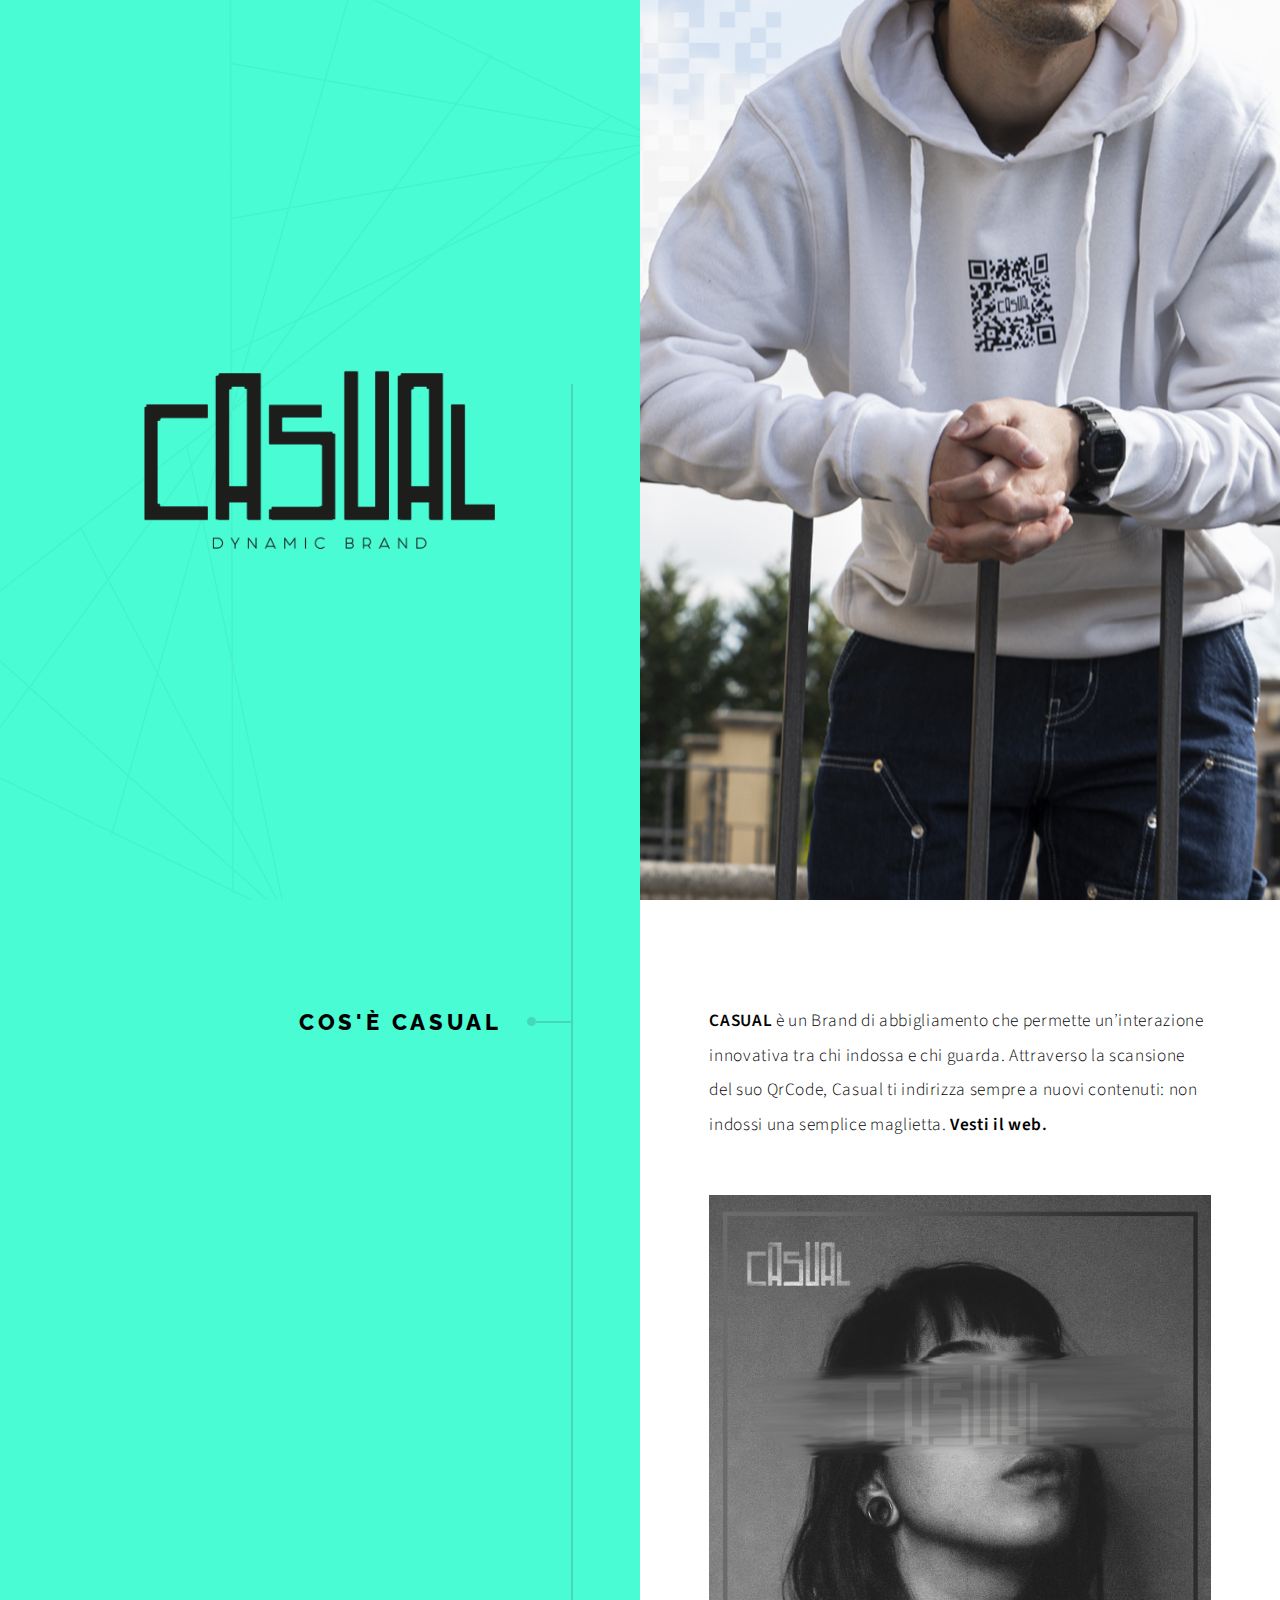
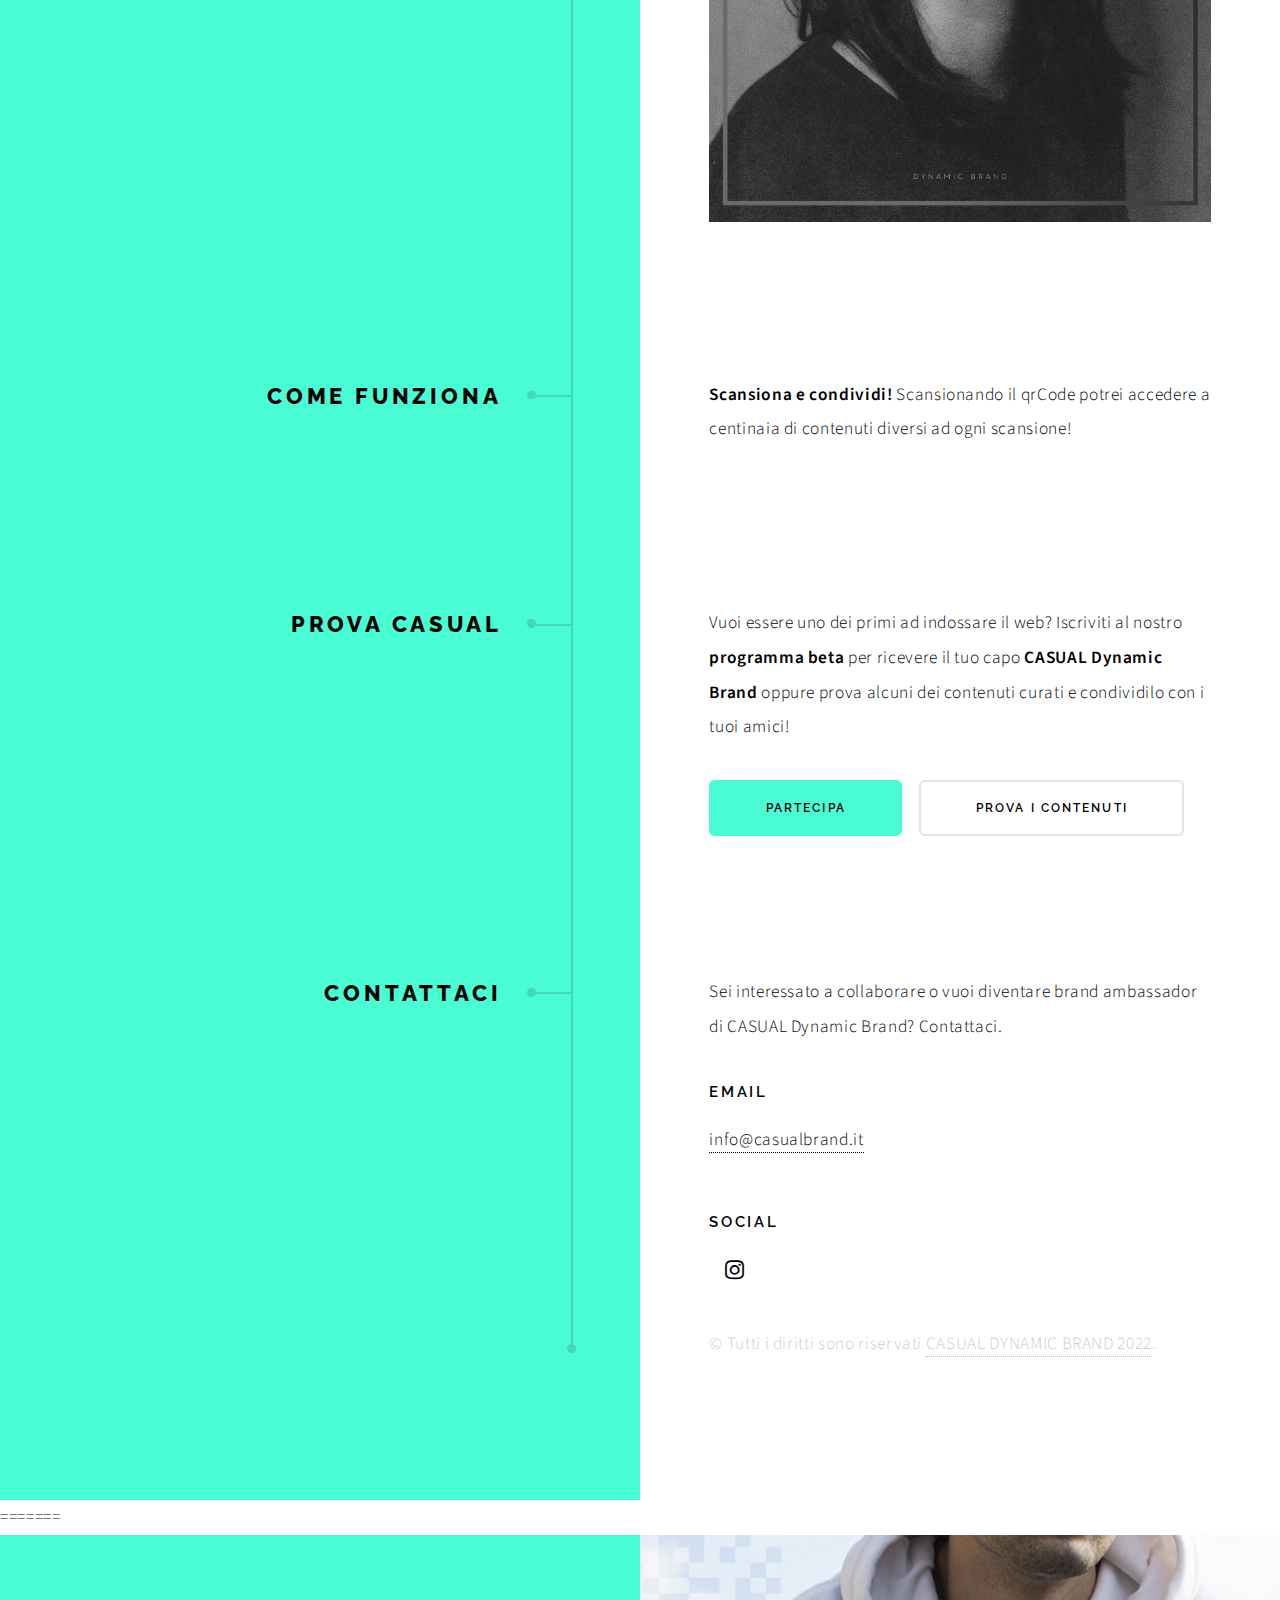
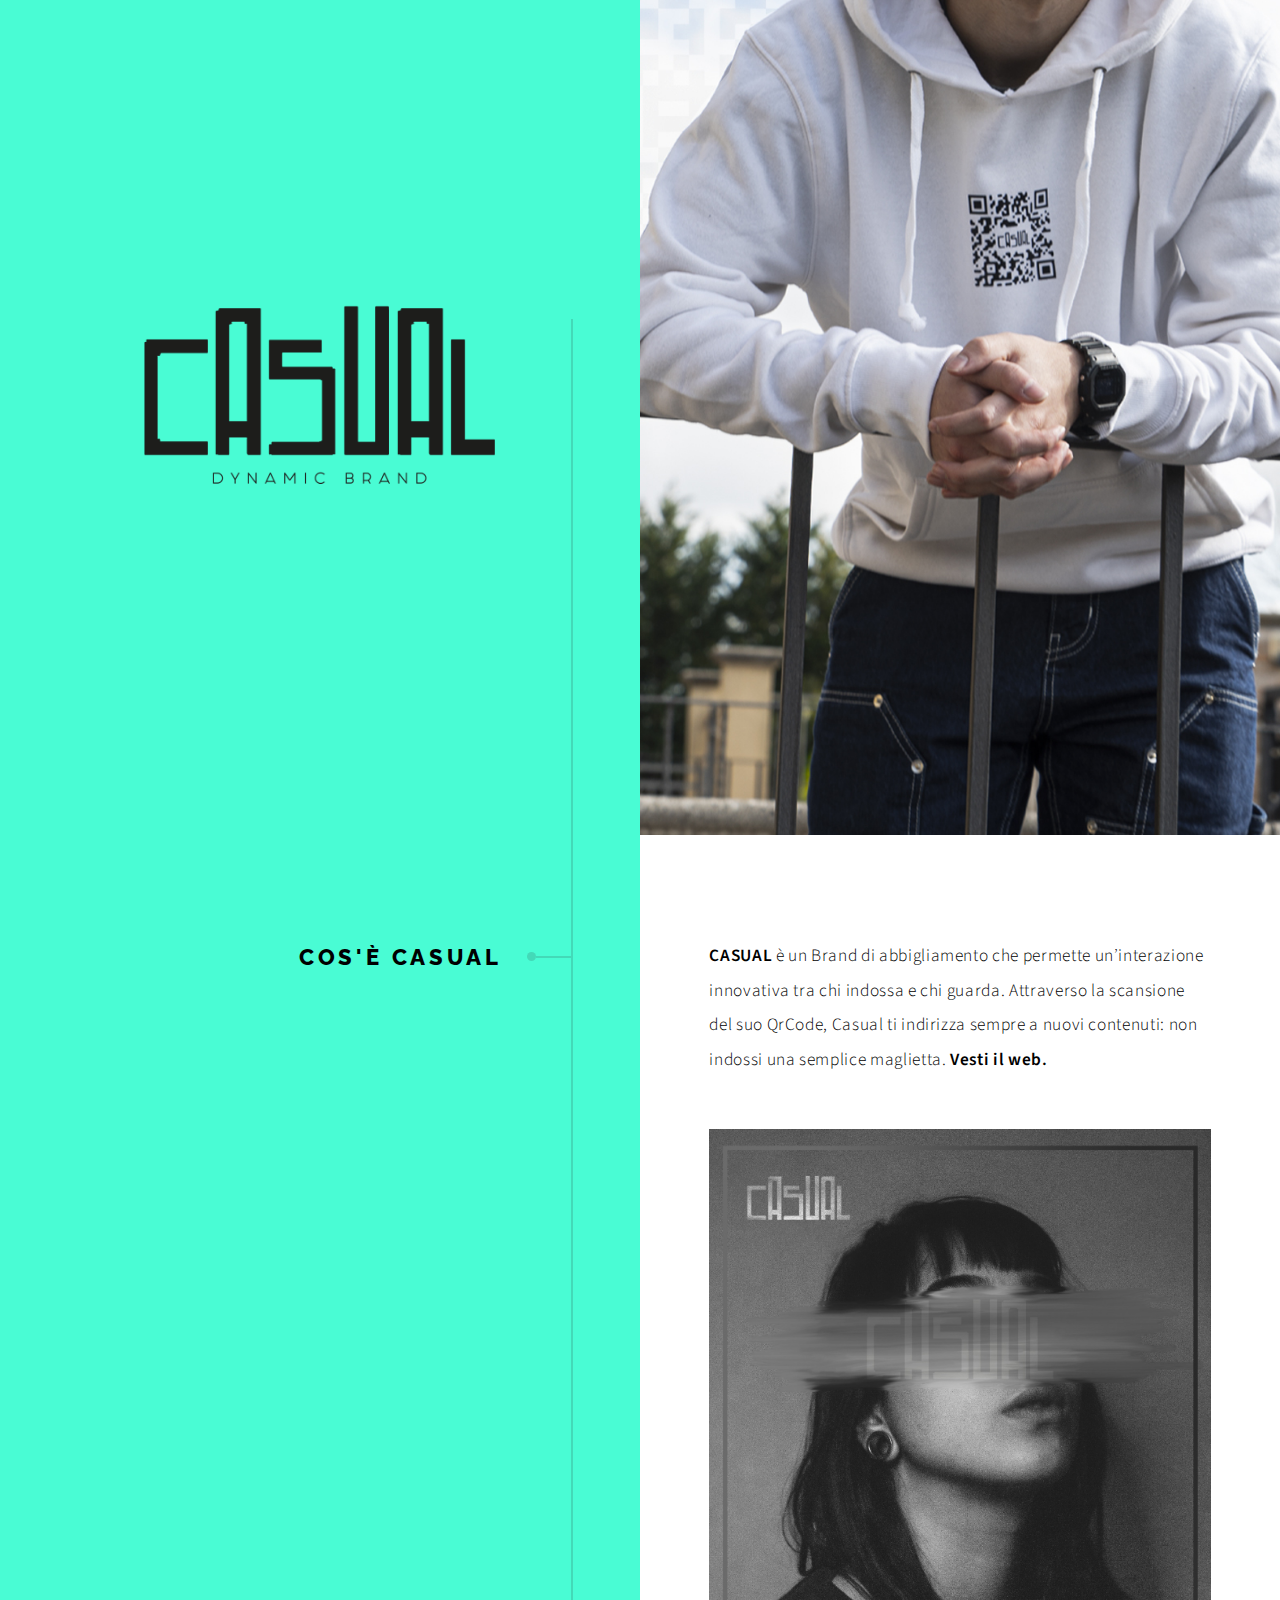
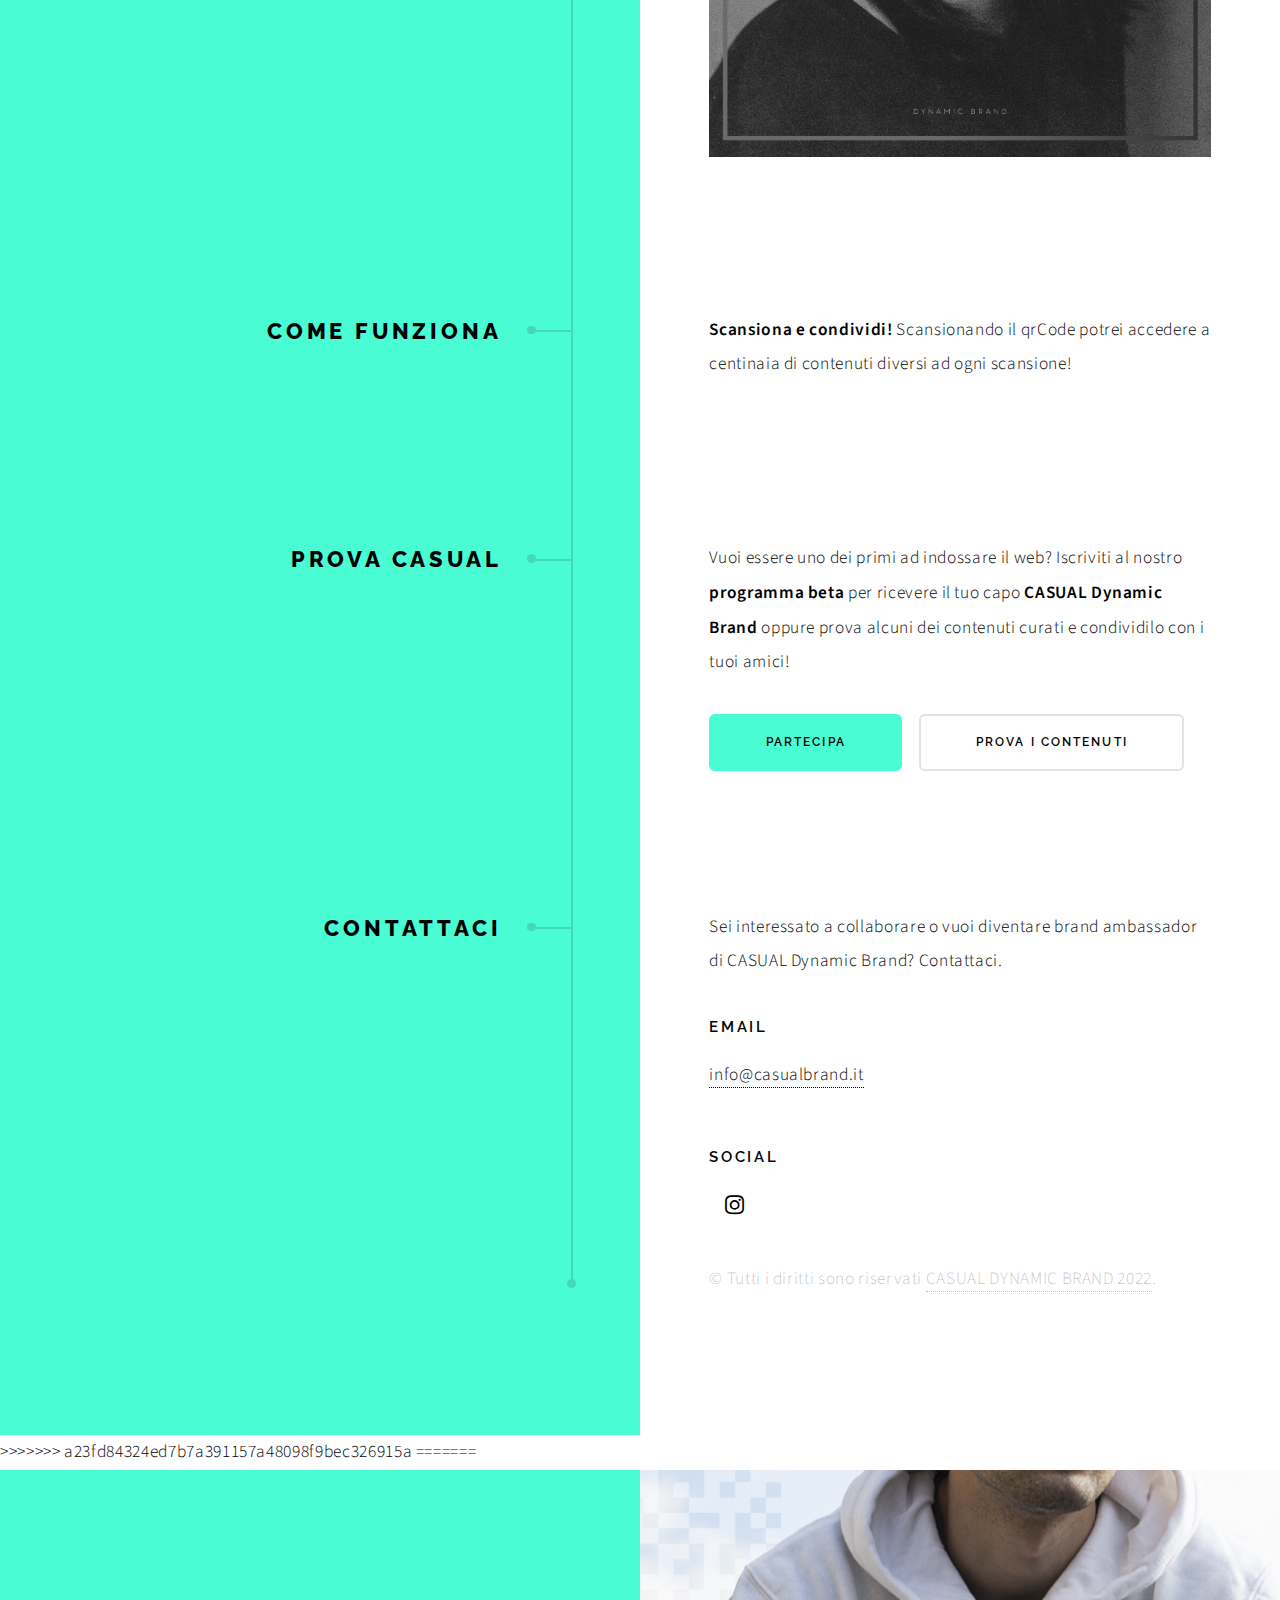
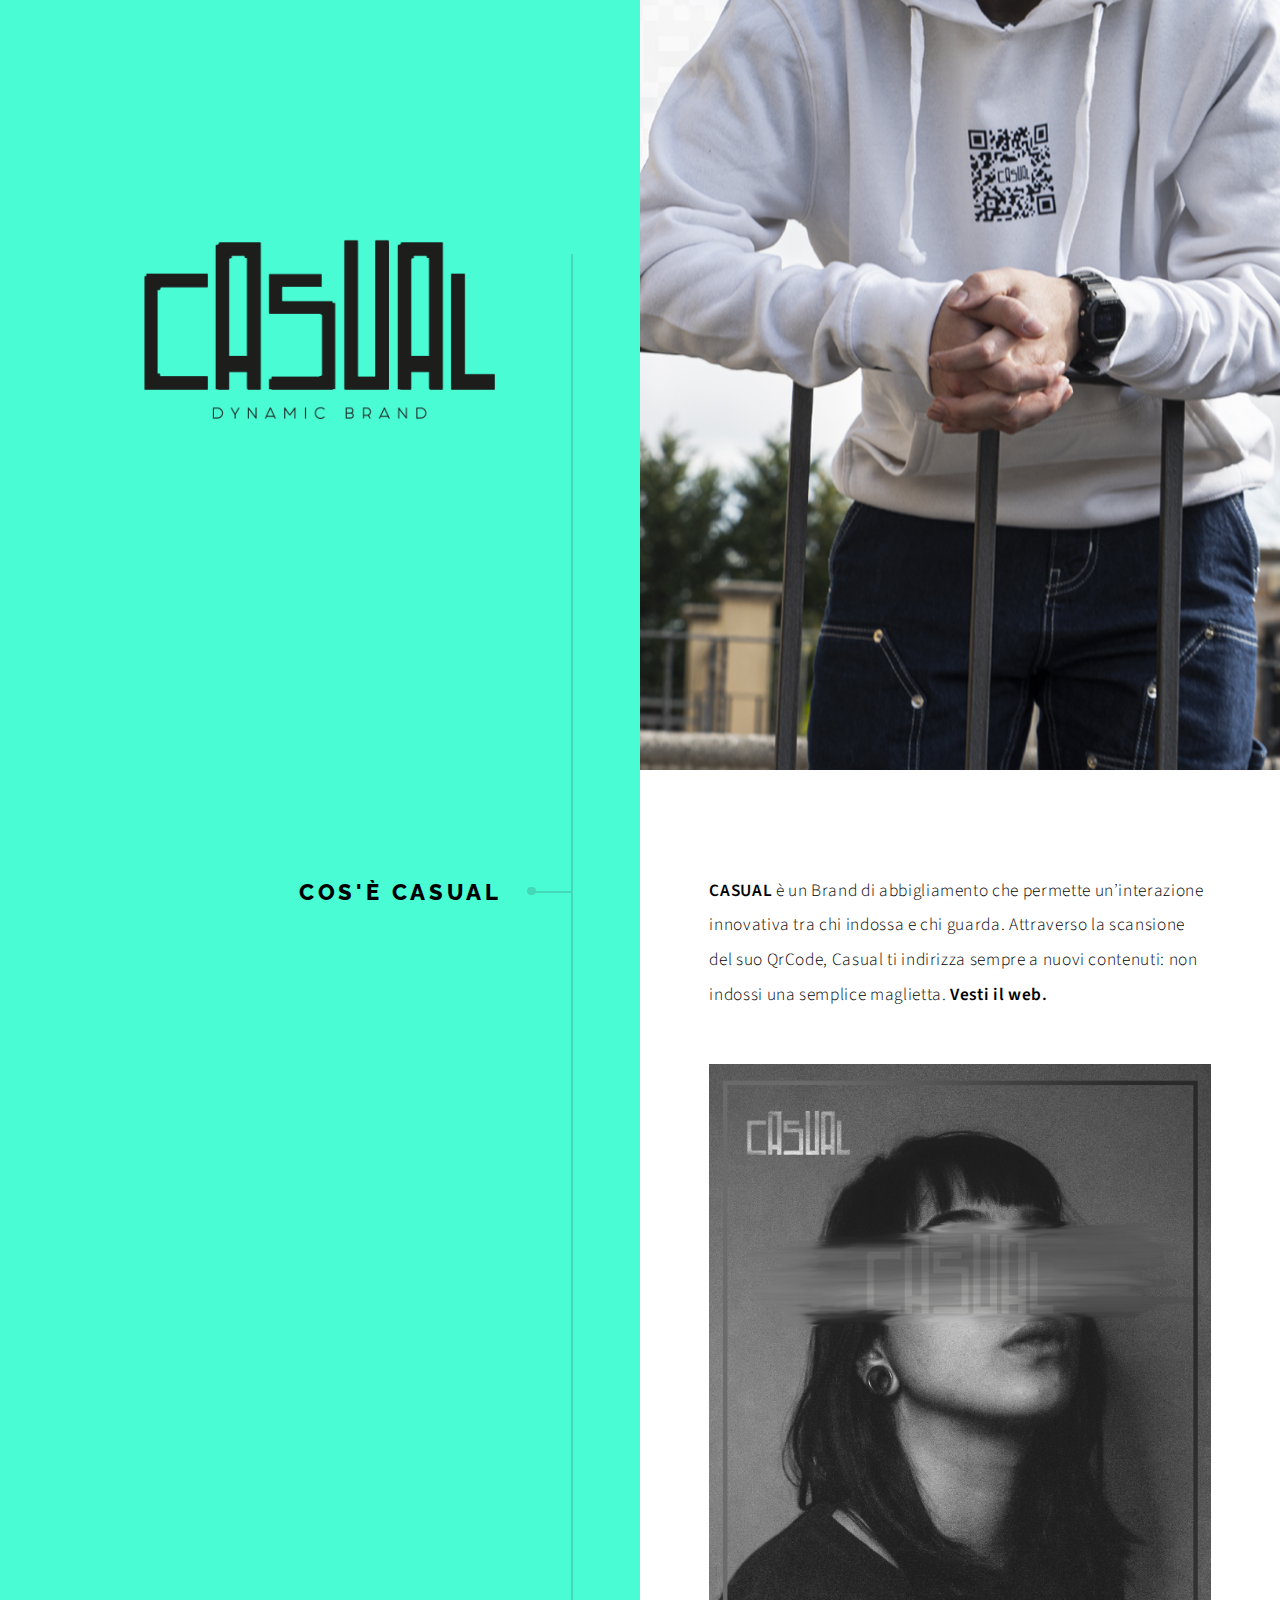
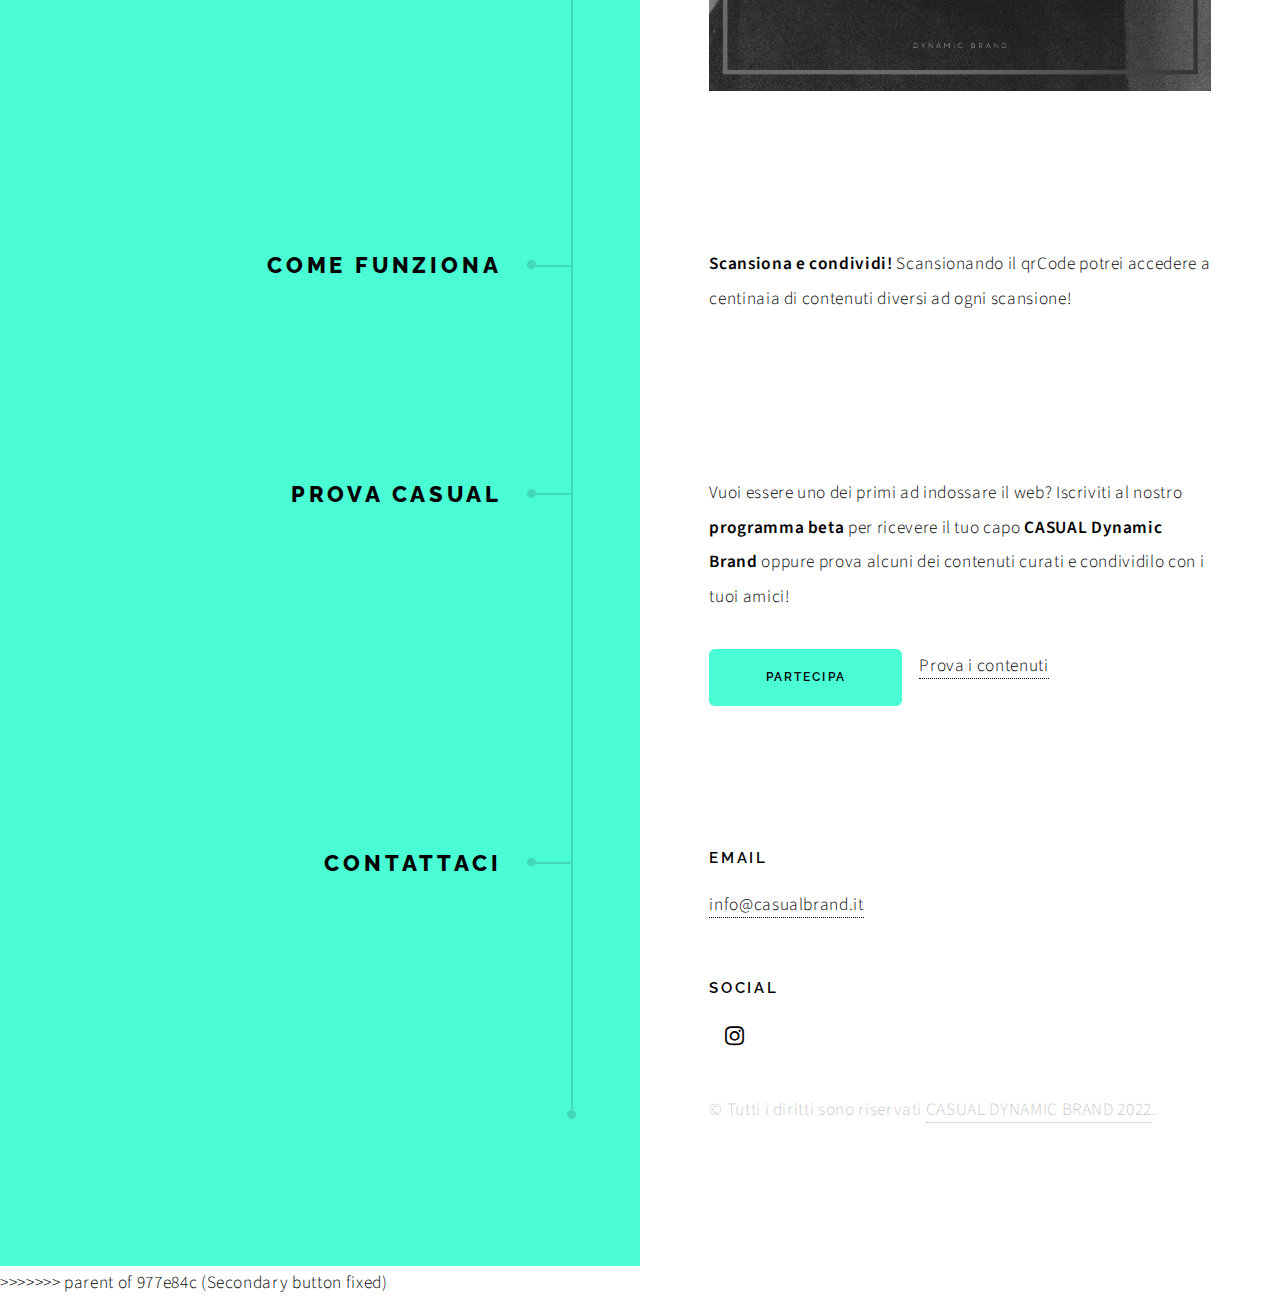
<file: index.html>
<!DOCTYPE HTML>
<!--
	Paradigm Shift by HTML5 UP
	html5up.net | @ajlkn
	Free for personal and commercial use under the CCA 3.0 license (html5up.net/license)
-->
<html>

<head>
	<title>Casual Brand</title>
	<meta charset="utf-8" />
	<meta name="viewport" content="width=device-width, initial-scale=1, user-scalable=no" />
	<meta name="description" content="" />
	<meta name="keywords" content="" />
	<link rel="stylesheet" href="assets/css/main.css" />
	<link rel="icon" type="image/x-icon" href="assets/favicon.ico">
</head>

<body class="is-preload">

	<!-- Wrapper -->
	<div id="wrapper">

		<!-- Intro -->
		<section class="intro">
			<header>
				<!--<h1>CASUAL</h1>
				<p>DYNAMIC BRAND</p>-->
				<img src="images/logo.png"><img>
			</header>
			<div class="content">
				<span class="image fill" data-position="center"><img src="images/homesito.jpg" alt="" /></span>
			</div>
		</section>

		<!-- Section -->
		<section id="first">
			<header>
				<h2>Cos'è CASUAL</h2>
			</header>
			<div class="content">
				<p><strong>CASUAL</strong> è un Brand di abbigliamento che permette un’interazione innovativa tra chi
					indossa e chi guarda.
					Attraverso la scansione del suo QrCode, Casual ti indirizza sempre a nuovi contenuti: non indossi
					una semplice maglietta. <strong>Vesti il web.</strong></p>
				<span class="image main"><img src="images/pic02.jpeg" alt="" /></span>
			</div>
		</section>

		<!-- Section -->
		<section>
			<header>
				<h2>come funziona</h2>
			</header>
			<div class="content">
				<p><strong>Scansiona e condividi!</strong> Scansionando il qrCode potrei accedere a centinaia di
					contenuti diversi ad ogni scansione!</p>
				<!--	<ul class="feature-icons">
					<li class="icon solid fa-laptop">Consequat tempus</li>
					<li class="icon solid fa-bolt">Etiam adipiscing</li>
					<li class="icon solid fa-signal">Libero nullam</li>
					<li class="icon solid fa-cog">Blandit condimentum</li>
					<li class="icon solid fa-map-marker-alt">Lorem ipsum dolor</li>
					<li class="icon solid fa-code">Nibh amet venenatis</li>
				</ul>
				<p>Vehicula ultrices sed ultricies condimentum. Magna sed etiam consequat, et lorem adipiscing sed
					nulla. Volutpat nisl et tempus et dolor libero, feugiat magna tempus, sed et lorem adipiscing.</p>-->
			</div>
		</section>

		<!-- 
		<section>
			<header>
				<h2>Ultrices erat magna sed condimentum</h2>
			</header>
			<div class="content">
				<p><strong>Integer mollis egestas</strong> nam maximus erat id euismod egestas. Pellentesque sapien ac
					quam. Lorem ipsum dolor sit nullam.</p>

				
				<section>
					<header>
						<h3>Erat aliquam</h3>
						<p>Vehicula ultrices dolor amet ultricies et condimentum. Magna sed etiam consequat, et lorem
							adipiscing sed dolor sit amet, consectetur amet do eiusmod tempor incididunt ipsum
							suspendisse ultrices gravida.</p>
					</header>
					<div class="content">
						<div class="gallery">
							<a href="images/gallery/fulls/01.jpg" class="landscape"><img
									src="images/gallery/thumbs/01.jpg" alt="" /></a>
							<a href="images/gallery/fulls/02.jpg"><img src="images/gallery/thumbs/02.jpg" alt="" /></a>
							<a href="images/gallery/fulls/03.jpg"><img src="images/gallery/thumbs/03.jpg" alt="" /></a>
							<a href="images/gallery/fulls/04.jpg" class="landscape"><img
									src="images/gallery/thumbs/04.jpg" alt="" /></a>
						</div>
					</div>
				</section>

				
				<section>
					<header>
						<h3>Nisl consequat</h3>
						<p>Aenean ornare velit lacus, ac varius enim ullamcorper eu. Proin aliquam sed facilisis ante
							interdum congue. Integer mollis, nisl amet convallis, porttitor magna ullamcorper, amet
							mauris. Ut magna finibus nisi nec lacinia ipsum maximus.</p>
					</header>
					<div class="content">
						<div class="gallery">
							<a href="images/gallery/fulls/05.jpg" class="landscape"><img
									src="images/gallery/thumbs/05.jpg" alt="" /></a>
							<a href="images/gallery/fulls/06.jpg"><img src="images/gallery/thumbs/06.jpg" alt="" /></a>
							<a href="images/gallery/fulls/07.jpg"><img src="images/gallery/thumbs/07.jpg" alt="" /></a>
						</div>
					</div>
				</section>

				
				<section>
					<header>
						<h3>Lorem gravida</h3>
						<p>Proin aliquam facilisis ante interdum. Sed nulla amet lorem feugiat tempus aenean ornare
							velit lacus, ac varius sed enim lorem ullamcorper dolore. ac varius enim lorem ullamcorper
							dolore. Proin aliquam facilisis.</p>
					</header>
					<div class="content">
						<div class="gallery">
							<a href="images/gallery/fulls/08.jpg" class="portrait"><img
									src="images/gallery/thumbs/08.jpg" alt="" /></a>
							<a href="images/gallery/fulls/09.jpg" class="portrait"><img
									src="images/gallery/thumbs/09.jpg" alt="" /></a>
							<a href="images/gallery/fulls/10.jpg" class="landscape"><img
									src="images/gallery/thumbs/10.jpg" alt="" /></a>
						</div>
					</div>
				</section>

			</div>
		</section>
	-->

		<section>
			<header>
				<h2>prova casual</h2>
			</header>
			<div class="content">
				<!-- <p>Se non hai ancora una maglietta CASUAL prova ora alcuni dei contenuti curati e condividilo con i tuoi
					amici!</p> -->
				<p>Vuoi essere uno dei primi ad indossare il web? Iscriviti al nostro <strong>programma beta</strong>
					per ricevere il tuo
					capo <strong>CASUAL Dynamic Brand</strong> oppure prova alcuni dei contenuti curati e condividilo
					con i tuoi
					amici!</p>
				<ul class="actions">
					<li><a href="https://forms.gle/D9vsR2wxkr5yWppb7" target="_blank"
							class="button primary large">Partecipa</a></li>
					<li><a class="redirect button large">Prova i contenuti</a></li>
				</ul>
			</div>
		</section>

		<!-- Elements -->
		<!--
					<section>
						<header>
							<h2>Elements</h2>
						</header>
						<div class="content">

							<section>
								<header>
									<h3>Text</h3>
								</header>
								<div class="content">
									<p>This is <b>bold</b> and this is <strong>strong</strong>. This is <i>italic</i> and this is <em>emphasized</em>.
									This is <sup>superscript</sup> text and this is <sub>subscript</sub> text.
									This is <u>underlined</u> and this is code: <code>for (;;) { ... }</code>. Finally, <a href="#">this is a link</a>.</p>
									<hr />
									<h2>Heading Level 2</h2>
									<h3>Heading Level 3</h3>
									<h4>Heading Level 4</h4>
									<h5>Heading Level 5</h5>
									<hr />
									<h5>Blockquote</h5>
									<blockquote>Fringilla nisl. Donec accumsan interdum nisi, quis tincidunt felis sagittis eget tempus euismod. Vestibulum ante ipsum primis in faucibus vestibulum. Blandit adipiscing eu felis iaculis volutpat ac adipiscing accumsan faucibus. Vestibulum ante ipsum primis in faucibus lorem ipsum dolor sit amet nullam adipiscing eu felis.</blockquote>
									<h5>Preformatted</h5>
									<pre><code>i = 0;

while (!deck.isInOrder()) {
  print 'Iteration ' + i;
  deck.shuffle();
  i++;
}

print 'Sorted in ' + i + ' iterations.';</code></pre>
								</div>
							</section>

							<section>
								<header>
									<h3>Lists</h3>
								</header>
								<div class="content">

									<h4>Unordered</h4>
									<ul>
										<li>Dolor pulvinar etiam.</li>
										<li>Sagittis adipiscing.</li>
										<li>Felis enim feugiat.</li>
									</ul>

									<h4>Alternate</h4>
									<ul class="alt">
										<li>Dolor pulvinar etiam.</li>
										<li>Sagittis adipiscing.</li>
										<li>Felis enim feugiat.</li>
									</ul>

									<h4>Ordered</h4>
									<ol>
										<li>Dolor pulvinar etiam.</li>
										<li>Etiam vel felis viverra.</li>
										<li>Felis enim feugiat.</li>
										<li>Dolor pulvinar etiam.</li>
										<li>Etiam vel felis lorem.</li>
										<li>Felis enim et feugiat.</li>
									</ol>
									<h4>Icons</h4>
									<ul class="icons">
										<li><a href="#" class="icon brands fa-twitter"><span class="label">Twitter</span></a></li>
										<li><a href="#" class="icon brands fa-facebook-f"><span class="label">Facebook</span></a></li>
										<li><a href="#" class="icon brands fa-instagram"><span class="label">Instagram</span></a></li>
										<li><a href="#" class="icon brands fa-github"><span class="label">Github</span></a></li>
									</ul>

									<h4>Actions</h4>
									<ul class="actions">
										<li><a href="#" class="button primary">Default</a></li>
										<li><a href="#" class="button">Default</a></li>
									</ul>
									<ul class="actions stacked">
										<li><a href="#" class="button primary">Default</a></li>
										<li><a href="#" class="button">Default</a></li>
									</ul>
								</div>
							</section>

							<section>
								<header>
									<h3>Table</h3>
								</header>
								<div class="content">
									<h4>Default</h4>
									<div class="table-wrapper">
										<table>
											<thead>
												<tr>
													<th>Name</th>
													<th>Description</th>
													<th>Price</th>
												</tr>
											</thead>
											<tbody>
												<tr>
													<td>Item One</td>
													<td>Ante turpis integer aliquet porttitor.</td>
													<td>29.99</td>
												</tr>
												<tr>
													<td>Item Two</td>
													<td>Vis ac commodo adipiscing arcu aliquet.</td>
													<td>19.99</td>
												</tr>
												<tr>
													<td>Item Three</td>
													<td> Morbi faucibus arcu accumsan lorem.</td>
													<td>29.99</td>
												</tr>
												<tr>
													<td>Item Four</td>
													<td>Vitae integer tempus condimentum.</td>
													<td>19.99</td>
												</tr>
												<tr>
													<td>Item Five</td>
													<td>Ante turpis integer aliquet porttitor.</td>
													<td>29.99</td>
												</tr>
											</tbody>
											<tfoot>
												<tr>
													<td colspan="2"></td>
													<td>100.00</td>
												</tr>
											</tfoot>
										</table>
									</div>

									<h4>Alternate</h4>
									<div class="table-wrapper">
										<table class="alt">
											<thead>
												<tr>
													<th>Name</th>
													<th>Description</th>
													<th>Price</th>
												</tr>
											</thead>
											<tbody>
												<tr>
													<td>Item One</td>
													<td>Ante turpis integer aliquet porttitor.</td>
													<td>29.99</td>
												</tr>
												<tr>
													<td>Item Two</td>
													<td>Vis ac commodo adipiscing arcu aliquet.</td>
													<td>19.99</td>
												</tr>
												<tr>
													<td>Item Three</td>
													<td> Morbi faucibus arcu accumsan lorem.</td>
													<td>29.99</td>
												</tr>
												<tr>
													<td>Item Four</td>
													<td>Vitae integer tempus condimentum.</td>
													<td>19.99</td>
												</tr>
												<tr>
													<td>Item Five</td>
													<td>Ante turpis integer aliquet porttitor.</td>
													<td>29.99</td>
												</tr>
											</tbody>
											<tfoot>
												<tr>
													<td colspan="2"></td>
													<td>100.00</td>
												</tr>
											</tfoot>
										</table>
									</div>
								</div>
							</section>

							<section>
								<header>
									<h3>Buttons</h3>
								</header>
								<div class="content">
									<ul class="actions">
										<li><a href="#" class="button primary">Primary</a></li>
										<li><a href="#" class="button">Default</a></li>
									</ul>
									<ul class="actions">
										<li><a href="#" class="button large">Large</a></li>
										<li><a href="#" class="button">Default</a></li>
										<li><a href="#" class="button small">Small</a></li>
									</ul>
									<ul class="actions">
										<li><a href="#" class="button primary icon solid fa-download">Icon</a></li>
										<li><a href="#" class="button icon solid fa-download">Icon</a></li>
									</ul>
									<ul class="actions">
										<li><span class="button primary disabled">Disabled</span></li>
										<li><span class="button disabled">Disabled</span></li>
									</ul>
								</div>
							</section>

							<section>
								<header>
									<h3>Form</h3>
								</header>
								<div class="content">
									<form method="post" action="#">
										<div class="fields">
											<div class="field half">
												<label for="demo-name">Name</label>
												<input type="text" name="demo-name" id="demo-name" value="" placeholder="Jane Doe" />
											</div>
											<div class="field half">
												<label for="demo-email">Email</label>
												<input type="email" name="demo-email" id="demo-email" value="" placeholder="jane@untitled.tld" />
											</div>
											<div class="field">
												<label for="demo-category">Category</label>
												<select name="demo-category" id="demo-category">
													<option value="">-</option>
													<option value="1">Manufacturing</option>
													<option value="1">Shipping</option>
													<option value="1">Administration</option>
													<option value="1">Human Resources</option>
												</select>
											</div>
											<div class="field half">
												<input type="radio" id="demo-priority-low" name="demo-priority" checked>
												<label for="demo-priority-low">Low</label>
											</div>
											<div class="field half">
												<input type="radio" id="demo-priority-high" name="demo-priority">
												<label for="demo-priority-high">High</label>
											</div>
											<div class="field half">
												<input type="checkbox" id="demo-copy" name="demo-copy">
												<label for="demo-copy">Email me a copy</label>
											</div>
											<div class="field half">
												<input type="checkbox" id="demo-human" name="demo-human" checked>
												<label for="demo-human">Not a robot</label>
											</div>
											<div class="field">
												<label for="demo-message">Message</label>
												<textarea name="demo-message" id="demo-message" placeholder="Enter your message" rows="6"></textarea>
											</div>
										</div>
										<ul class="actions">
											<li><input type="submit" value="Send Message" class="primary" /></li>
											<li><input type="reset" value="Reset" /></li>
										</ul>
									</form>
								</div>
							</section>

						</div>
					</section>
				-->

		<!-- Section -->

		<section>
			<header>
				<h2>Contattaci</h2>
			</header>
			<!--
			
				<p>Sei interessato a collaborare o vuoi diventare brand ambassador di CASUAL Dynamic Brand? Contattaci.
				</p>
				<form>
					<div class="fields">
						<div class="field half">
							<input type="text" name="name" id="name" placeholder="Nome" />
						</div>
						<div class="field half">
							<input type="email" name="email" id="email" placeholder="Email" />
						</div>
						<div class="field">
							<textarea name="message" id="message" placeholder="Messaggio" rows="7"></textarea>
						</div>
					</div>
					<ul class="actions">
						<li><input type="submit" value="Send Message" class="button primary" /></li>
					</ul>
				</form>
</div>  
-->
			<div class="content">
				<p>Sei interessato a collaborare o vuoi diventare brand ambassador di CASUAL Dynamic Brand? Contattaci.
				</p>
				<ul class="items">
					<li>
						<h3>Email</h3>
						<a href="mailto:info@casualbrand.it">info@casualbrand.it</a>
					</li>

					<li>
						<h3>Social</h3>
						<ul class="icons">

							<li><a href="https://www.instagram.com/casualbrand_it/"
									class="icon brands fa-instagram"><span class="label">Instagram</span></a>
							</li>
						</ul>
					</li>
				</ul>
			</div>
			<!--
			<footer>
				<ul class="items">
					<li>
						<h3>Email</h3>
						<a href="mailto:info@casualbrand.it">info@casualbrand.it</a>
					</li>
					
					<li>
                        <h3>Social</h3>
						<ul class="icons">
							
							<li><a href="https://www.instagram.com/casualbrand_it/" class="icon brands fa-instagram"><span class="label">Instagram</span></a>
							</li>
						</ul>
					</li>
				</ul>
			</footer>
            -->
		</section>

		<!-- Copyright -->
		<div class="copyright">&copy; Tutti i diritti sono riservati <a href="https://casualbrand.it">CASUAL DYNAMIC
				BRAND 2022</a>.
			<h6 hidden>per lo script</h6>
		</div>

	</div>

	<!-- Scripts -->
	<script src="assets/js/jquery.min.js"></script>
	<script src="assets/js/jquery.scrolly.min.js"></script>
	<script src="assets/js/browser.min.js"></script>
	<script src="assets/js/breakpoints.min.js"></script>
	<script src="assets/js/util.js"></script>
	<script src="assets/js/main.js"></script>
	<script src="script.js"></script>

</body>

=======
<!DOCTYPE HTML>
<!--
	Paradigm Shift by HTML5 UP
	html5up.net | @ajlkn
	Free for personal and commercial use under the CCA 3.0 license (html5up.net/license)
-->
<html>

<head>
	<title>Casual Brand</title>
	<meta charset="utf-8" />
	<meta name="viewport" content="width=device-width, initial-scale=1, user-scalable=no" />
	<meta name="description" content="" />
	<meta name="keywords" content="" />
	<link rel="stylesheet" href="assets/css/main.css" />
	<link rel="icon" type="image/x-icon" href="assets/favicon.ico">
</head>

<body class="is-preload">

	<!-- Wrapper -->
	<div id="wrapper">

		<!-- Intro -->
		<section class="intro">
			<header>
				<!--<h1>CASUAL</h1>
				<p>DYNAMIC BRAND</p>-->
				<img src="images/logo.png"><img>
			</header>
			<div class="content">
				<span class="image fill" data-position="center"><img src="images/homesito.jpg" alt="" /></span>
			</div>
		</section>

		<!-- Section -->
		<section id="first">
			<header>
				<h2>Cos'è CASUAL</h2>
			</header>
			<div class="content">
				<p><strong>CASUAL</strong> è un Brand di abbigliamento che permette un’interazione innovativa tra chi
					indossa e chi guarda.
					Attraverso la scansione del suo QrCode, Casual ti indirizza sempre a nuovi contenuti: non indossi
					una semplice maglietta. <strong>Vesti il web.</strong></p>
				<span class="image main"><img src="images/pic02.jpeg" alt="" /></span>
			</div>
		</section>

		<!-- Section -->
		<section>
			<header>
				<h2>come funziona</h2>
			</header>
			<div class="content">
				<p><strong>Scansiona e condividi!</strong> Scansionando il qrCode potrei accedere a centinaia di
					contenuti diversi ad ogni scansione!</p>
				<!--	<ul class="feature-icons">
					<li class="icon solid fa-laptop">Consequat tempus</li>
					<li class="icon solid fa-bolt">Etiam adipiscing</li>
					<li class="icon solid fa-signal">Libero nullam</li>
					<li class="icon solid fa-cog">Blandit condimentum</li>
					<li class="icon solid fa-map-marker-alt">Lorem ipsum dolor</li>
					<li class="icon solid fa-code">Nibh amet venenatis</li>
				</ul>
				<p>Vehicula ultrices sed ultricies condimentum. Magna sed etiam consequat, et lorem adipiscing sed
					nulla. Volutpat nisl et tempus et dolor libero, feugiat magna tempus, sed et lorem adipiscing.</p>-->
			</div>
		</section>

		<!-- 
		<section>
			<header>
				<h2>Ultrices erat magna sed condimentum</h2>
			</header>
			<div class="content">
				<p><strong>Integer mollis egestas</strong> nam maximus erat id euismod egestas. Pellentesque sapien ac
					quam. Lorem ipsum dolor sit nullam.</p>

				
				<section>
					<header>
						<h3>Erat aliquam</h3>
						<p>Vehicula ultrices dolor amet ultricies et condimentum. Magna sed etiam consequat, et lorem
							adipiscing sed dolor sit amet, consectetur amet do eiusmod tempor incididunt ipsum
							suspendisse ultrices gravida.</p>
					</header>
					<div class="content">
						<div class="gallery">
							<a href="images/gallery/fulls/01.jpg" class="landscape"><img
									src="images/gallery/thumbs/01.jpg" alt="" /></a>
							<a href="images/gallery/fulls/02.jpg"><img src="images/gallery/thumbs/02.jpg" alt="" /></a>
							<a href="images/gallery/fulls/03.jpg"><img src="images/gallery/thumbs/03.jpg" alt="" /></a>
							<a href="images/gallery/fulls/04.jpg" class="landscape"><img
									src="images/gallery/thumbs/04.jpg" alt="" /></a>
						</div>
					</div>
				</section>

				
				<section>
					<header>
						<h3>Nisl consequat</h3>
						<p>Aenean ornare velit lacus, ac varius enim ullamcorper eu. Proin aliquam sed facilisis ante
							interdum congue. Integer mollis, nisl amet convallis, porttitor magna ullamcorper, amet
							mauris. Ut magna finibus nisi nec lacinia ipsum maximus.</p>
					</header>
					<div class="content">
						<div class="gallery">
							<a href="images/gallery/fulls/05.jpg" class="landscape"><img
									src="images/gallery/thumbs/05.jpg" alt="" /></a>
							<a href="images/gallery/fulls/06.jpg"><img src="images/gallery/thumbs/06.jpg" alt="" /></a>
							<a href="images/gallery/fulls/07.jpg"><img src="images/gallery/thumbs/07.jpg" alt="" /></a>
						</div>
					</div>
				</section>

				
				<section>
					<header>
						<h3>Lorem gravida</h3>
						<p>Proin aliquam facilisis ante interdum. Sed nulla amet lorem feugiat tempus aenean ornare
							velit lacus, ac varius sed enim lorem ullamcorper dolore. ac varius enim lorem ullamcorper
							dolore. Proin aliquam facilisis.</p>
					</header>
					<div class="content">
						<div class="gallery">
							<a href="images/gallery/fulls/08.jpg" class="portrait"><img
									src="images/gallery/thumbs/08.jpg" alt="" /></a>
							<a href="images/gallery/fulls/09.jpg" class="portrait"><img
									src="images/gallery/thumbs/09.jpg" alt="" /></a>
							<a href="images/gallery/fulls/10.jpg" class="landscape"><img
									src="images/gallery/thumbs/10.jpg" alt="" /></a>
						</div>
					</div>
				</section>

			</div>
		</section>
	-->

		<section>
			<header>
				<h2>prova casual</h2>
			</header>
			<div class="content">
				<!-- <p>Se non hai ancora una maglietta CASUAL prova ora alcuni dei contenuti curati e condividilo con i tuoi
					amici!</p> -->
				<p>Vuoi essere uno dei primi ad indossare il web? Iscriviti al nostro <strong>programma beta</strong>
					per ricevere il tuo
					capo <strong>CASUAL Dynamic Brand</strong> oppure prova alcuni dei contenuti curati e condividilo
					con i tuoi
					amici!</p>
				<ul class="actions">
					<li><a href="https://forms.gle/D9vsR2wxkr5yWppb7" target="_blank"
							class="button primary large">Partecipa</a></li>
					<li><a class="redirect button large">Prova i contenuti</a></li>
				</ul>
			</div>
		</section>

		<!-- Elements -->
		<!--
					<section>
						<header>
							<h2>Elements</h2>
						</header>
						<div class="content">

							<section>
								<header>
									<h3>Text</h3>
								</header>
								<div class="content">
									<p>This is <b>bold</b> and this is <strong>strong</strong>. This is <i>italic</i> and this is <em>emphasized</em>.
									This is <sup>superscript</sup> text and this is <sub>subscript</sub> text.
									This is <u>underlined</u> and this is code: <code>for (;;) { ... }</code>. Finally, <a href="#">this is a link</a>.</p>
									<hr />
									<h2>Heading Level 2</h2>
									<h3>Heading Level 3</h3>
									<h4>Heading Level 4</h4>
									<h5>Heading Level 5</h5>
									<hr />
									<h5>Blockquote</h5>
									<blockquote>Fringilla nisl. Donec accumsan interdum nisi, quis tincidunt felis sagittis eget tempus euismod. Vestibulum ante ipsum primis in faucibus vestibulum. Blandit adipiscing eu felis iaculis volutpat ac adipiscing accumsan faucibus. Vestibulum ante ipsum primis in faucibus lorem ipsum dolor sit amet nullam adipiscing eu felis.</blockquote>
									<h5>Preformatted</h5>
									<pre><code>i = 0;

while (!deck.isInOrder()) {
  print 'Iteration ' + i;
  deck.shuffle();
  i++;
}

print 'Sorted in ' + i + ' iterations.';</code></pre>
								</div>
							</section>

							<section>
								<header>
									<h3>Lists</h3>
								</header>
								<div class="content">

									<h4>Unordered</h4>
									<ul>
										<li>Dolor pulvinar etiam.</li>
										<li>Sagittis adipiscing.</li>
										<li>Felis enim feugiat.</li>
									</ul>

									<h4>Alternate</h4>
									<ul class="alt">
										<li>Dolor pulvinar etiam.</li>
										<li>Sagittis adipiscing.</li>
										<li>Felis enim feugiat.</li>
									</ul>

									<h4>Ordered</h4>
									<ol>
										<li>Dolor pulvinar etiam.</li>
										<li>Etiam vel felis viverra.</li>
										<li>Felis enim feugiat.</li>
										<li>Dolor pulvinar etiam.</li>
										<li>Etiam vel felis lorem.</li>
										<li>Felis enim et feugiat.</li>
									</ol>
									<h4>Icons</h4>
									<ul class="icons">
										<li><a href="#" class="icon brands fa-twitter"><span class="label">Twitter</span></a></li>
										<li><a href="#" class="icon brands fa-facebook-f"><span class="label">Facebook</span></a></li>
										<li><a href="#" class="icon brands fa-instagram"><span class="label">Instagram</span></a></li>
										<li><a href="#" class="icon brands fa-github"><span class="label">Github</span></a></li>
									</ul>

									<h4>Actions</h4>
									<ul class="actions">
										<li><a href="#" class="button primary">Default</a></li>
										<li><a href="#" class="button">Default</a></li>
									</ul>
									<ul class="actions stacked">
										<li><a href="#" class="button primary">Default</a></li>
										<li><a href="#" class="button">Default</a></li>
									</ul>
								</div>
							</section>

							<section>
								<header>
									<h3>Table</h3>
								</header>
								<div class="content">
									<h4>Default</h4>
									<div class="table-wrapper">
										<table>
											<thead>
												<tr>
													<th>Name</th>
													<th>Description</th>
													<th>Price</th>
												</tr>
											</thead>
											<tbody>
												<tr>
													<td>Item One</td>
													<td>Ante turpis integer aliquet porttitor.</td>
													<td>29.99</td>
												</tr>
												<tr>
													<td>Item Two</td>
													<td>Vis ac commodo adipiscing arcu aliquet.</td>
													<td>19.99</td>
												</tr>
												<tr>
													<td>Item Three</td>
													<td> Morbi faucibus arcu accumsan lorem.</td>
													<td>29.99</td>
												</tr>
												<tr>
													<td>Item Four</td>
													<td>Vitae integer tempus condimentum.</td>
													<td>19.99</td>
												</tr>
												<tr>
													<td>Item Five</td>
													<td>Ante turpis integer aliquet porttitor.</td>
													<td>29.99</td>
												</tr>
											</tbody>
											<tfoot>
												<tr>
													<td colspan="2"></td>
													<td>100.00</td>
												</tr>
											</tfoot>
										</table>
									</div>

									<h4>Alternate</h4>
									<div class="table-wrapper">
										<table class="alt">
											<thead>
												<tr>
													<th>Name</th>
													<th>Description</th>
													<th>Price</th>
												</tr>
											</thead>
											<tbody>
												<tr>
													<td>Item One</td>
													<td>Ante turpis integer aliquet porttitor.</td>
													<td>29.99</td>
												</tr>
												<tr>
													<td>Item Two</td>
													<td>Vis ac commodo adipiscing arcu aliquet.</td>
													<td>19.99</td>
												</tr>
												<tr>
													<td>Item Three</td>
													<td> Morbi faucibus arcu accumsan lorem.</td>
													<td>29.99</td>
												</tr>
												<tr>
													<td>Item Four</td>
													<td>Vitae integer tempus condimentum.</td>
													<td>19.99</td>
												</tr>
												<tr>
													<td>Item Five</td>
													<td>Ante turpis integer aliquet porttitor.</td>
													<td>29.99</td>
												</tr>
											</tbody>
											<tfoot>
												<tr>
													<td colspan="2"></td>
													<td>100.00</td>
												</tr>
											</tfoot>
										</table>
									</div>
								</div>
							</section>

							<section>
								<header>
									<h3>Buttons</h3>
								</header>
								<div class="content">
									<ul class="actions">
										<li><a href="#" class="button primary">Primary</a></li>
										<li><a href="#" class="button">Default</a></li>
									</ul>
									<ul class="actions">
										<li><a href="#" class="button large">Large</a></li>
										<li><a href="#" class="button">Default</a></li>
										<li><a href="#" class="button small">Small</a></li>
									</ul>
									<ul class="actions">
										<li><a href="#" class="button primary icon solid fa-download">Icon</a></li>
										<li><a href="#" class="button icon solid fa-download">Icon</a></li>
									</ul>
									<ul class="actions">
										<li><span class="button primary disabled">Disabled</span></li>
										<li><span class="button disabled">Disabled</span></li>
									</ul>
								</div>
							</section>

							<section>
								<header>
									<h3>Form</h3>
								</header>
								<div class="content">
									<form method="post" action="#">
										<div class="fields">
											<div class="field half">
												<label for="demo-name">Name</label>
												<input type="text" name="demo-name" id="demo-name" value="" placeholder="Jane Doe" />
											</div>
											<div class="field half">
												<label for="demo-email">Email</label>
												<input type="email" name="demo-email" id="demo-email" value="" placeholder="jane@untitled.tld" />
											</div>
											<div class="field">
												<label for="demo-category">Category</label>
												<select name="demo-category" id="demo-category">
													<option value="">-</option>
													<option value="1">Manufacturing</option>
													<option value="1">Shipping</option>
													<option value="1">Administration</option>
													<option value="1">Human Resources</option>
												</select>
											</div>
											<div class="field half">
												<input type="radio" id="demo-priority-low" name="demo-priority" checked>
												<label for="demo-priority-low">Low</label>
											</div>
											<div class="field half">
												<input type="radio" id="demo-priority-high" name="demo-priority">
												<label for="demo-priority-high">High</label>
											</div>
											<div class="field half">
												<input type="checkbox" id="demo-copy" name="demo-copy">
												<label for="demo-copy">Email me a copy</label>
											</div>
											<div class="field half">
												<input type="checkbox" id="demo-human" name="demo-human" checked>
												<label for="demo-human">Not a robot</label>
											</div>
											<div class="field">
												<label for="demo-message">Message</label>
												<textarea name="demo-message" id="demo-message" placeholder="Enter your message" rows="6"></textarea>
											</div>
										</div>
										<ul class="actions">
											<li><input type="submit" value="Send Message" class="primary" /></li>
											<li><input type="reset" value="Reset" /></li>
										</ul>
									</form>
								</div>
							</section>

						</div>
					</section>
				-->

		<!-- Section -->

		<section>
			<header>
				<h2>Contattaci</h2>
			</header>
			<!--
			
				<p>Sei interessato a collaborare o vuoi diventare brand ambassador di CASUAL Dynamic Brand? Contattaci.
				</p>
				<form>
					<div class="fields">
						<div class="field half">
							<input type="text" name="name" id="name" placeholder="Nome" />
						</div>
						<div class="field half">
							<input type="email" name="email" id="email" placeholder="Email" />
						</div>
						<div class="field">
							<textarea name="message" id="message" placeholder="Messaggio" rows="7"></textarea>
						</div>
					</div>
					<ul class="actions">
						<li><input type="submit" value="Send Message" class="button primary" /></li>
					</ul>
				</form>
</div>  
-->
			<div class="content">
				<p>Sei interessato a collaborare o vuoi diventare brand ambassador di CASUAL Dynamic Brand? Contattaci.
				</p>
				<ul class="items">
					<li>
						<h3>Email</h3>
						<a href="mailto:info@casualbrand.it">info@casualbrand.it</a>
					</li>

					<li>
						<h3>Social</h3>
						<ul class="icons">

							<li><a href="https://www.instagram.com/casualbrand_it/"
									class="icon brands fa-instagram"><span class="label">Instagram</span></a>
							</li>
						</ul>
					</li>
				</ul>
			</div>
			<!--
			<footer>
				<ul class="items">
					<li>
						<h3>Email</h3>
						<a href="mailto:info@casualbrand.it">info@casualbrand.it</a>
					</li>
					
					<li>
                        <h3>Social</h3>
						<ul class="icons">
							
							<li><a href="https://www.instagram.com/casualbrand_it/" class="icon brands fa-instagram"><span class="label">Instagram</span></a>
							</li>
						</ul>
					</li>
				</ul>
			</footer>
            -->
		</section>

		<!-- Copyright -->
		<div class="copyright">&copy; Tutti i diritti sono riservati <a href="https://casualbrand.it">CASUAL DYNAMIC
				BRAND 2022</a>.
			<h6 hidden>per lo script</h6>
		</div>

	</div>

	<!-- Scripts -->
	<script src="assets/js/jquery.min.js"></script>
	<script src="assets/js/jquery.scrolly.min.js"></script>
	<script src="assets/js/browser.min.js"></script>
	<script src="assets/js/breakpoints.min.js"></script>
	<script src="assets/js/util.js"></script>
	<script src="assets/js/main.js"></script>
	<script src="script.js"></script>

</body>

>>>>>>> a23fd84324ed7b7a391157a48098f9bec326915a
=======
<!DOCTYPE HTML>
<!--
	Paradigm Shift by HTML5 UP
	html5up.net | @ajlkn
	Free for personal and commercial use under the CCA 3.0 license (html5up.net/license)
-->
<html>

<head>
	<title>Casual Brand</title>
	<meta charset="utf-8" />
	<meta name="viewport" content="width=device-width, initial-scale=1, user-scalable=no" />
	<meta name="description" content="" />
	<meta name="keywords" content="" />
	<link rel="stylesheet" href="assets/css/main.css" />
    <link rel="icon" type="image/x-icon" href="assets/favicon.ico">
</head>

<body class="is-preload">

	<!-- Wrapper -->
	<div id="wrapper">

		<!-- Intro -->
		<section class="intro">
			<header>
				<!--<h1>CASUAL</h1>
				<p>DYNAMIC BRAND</p>-->
                <img src="images/logo.png"><img>
			</header>
			<div class="content">
				<span class="image fill" data-position="center"><img src="images/homesito.jpg" alt="" /></span>
			</div>
		</section>

		<!-- Section -->
		<section id="first">
			<header>
				<h2>Cos'è CASUAL</h2>
			</header>
			<div class="content">
				<p><strong>CASUAL</strong> è un Brand di abbigliamento che permette un’interazione innovativa tra chi
					indossa e chi guarda.
					Attraverso la scansione del suo QrCode, Casual ti indirizza sempre a nuovi contenuti: non indossi
					una semplice maglietta. <strong>Vesti il web.</strong></p>
				<span class="image main"><img src="images/pic02.jpeg" alt="" /></span>
			</div>
		</section>

		<!-- Section -->
		<section>
			<header>
				<h2>come funziona</h2>
			</header>
			<div class="content">
				<p><strong>Scansiona e condividi!</strong> Scansionando il qrCode potrei accedere a centinaia di contenuti diversi ad ogni scansione!</p>
			<!--	<ul class="feature-icons">
					<li class="icon solid fa-laptop">Consequat tempus</li>
					<li class="icon solid fa-bolt">Etiam adipiscing</li>
					<li class="icon solid fa-signal">Libero nullam</li>
					<li class="icon solid fa-cog">Blandit condimentum</li>
					<li class="icon solid fa-map-marker-alt">Lorem ipsum dolor</li>
					<li class="icon solid fa-code">Nibh amet venenatis</li>
				</ul>
				<p>Vehicula ultrices sed ultricies condimentum. Magna sed etiam consequat, et lorem adipiscing sed
					nulla. Volutpat nisl et tempus et dolor libero, feugiat magna tempus, sed et lorem adipiscing.</p>-->
			</div>
		</section>

		<!-- 
		<section>
			<header>
				<h2>Ultrices erat magna sed condimentum</h2>
			</header>
			<div class="content">
				<p><strong>Integer mollis egestas</strong> nam maximus erat id euismod egestas. Pellentesque sapien ac
					quam. Lorem ipsum dolor sit nullam.</p>

				
				<section>
					<header>
						<h3>Erat aliquam</h3>
						<p>Vehicula ultrices dolor amet ultricies et condimentum. Magna sed etiam consequat, et lorem
							adipiscing sed dolor sit amet, consectetur amet do eiusmod tempor incididunt ipsum
							suspendisse ultrices gravida.</p>
					</header>
					<div class="content">
						<div class="gallery">
							<a href="images/gallery/fulls/01.jpg" class="landscape"><img
									src="images/gallery/thumbs/01.jpg" alt="" /></a>
							<a href="images/gallery/fulls/02.jpg"><img src="images/gallery/thumbs/02.jpg" alt="" /></a>
							<a href="images/gallery/fulls/03.jpg"><img src="images/gallery/thumbs/03.jpg" alt="" /></a>
							<a href="images/gallery/fulls/04.jpg" class="landscape"><img
									src="images/gallery/thumbs/04.jpg" alt="" /></a>
						</div>
					</div>
				</section>

				
				<section>
					<header>
						<h3>Nisl consequat</h3>
						<p>Aenean ornare velit lacus, ac varius enim ullamcorper eu. Proin aliquam sed facilisis ante
							interdum congue. Integer mollis, nisl amet convallis, porttitor magna ullamcorper, amet
							mauris. Ut magna finibus nisi nec lacinia ipsum maximus.</p>
					</header>
					<div class="content">
						<div class="gallery">
							<a href="images/gallery/fulls/05.jpg" class="landscape"><img
									src="images/gallery/thumbs/05.jpg" alt="" /></a>
							<a href="images/gallery/fulls/06.jpg"><img src="images/gallery/thumbs/06.jpg" alt="" /></a>
							<a href="images/gallery/fulls/07.jpg"><img src="images/gallery/thumbs/07.jpg" alt="" /></a>
						</div>
					</div>
				</section>

				
				<section>
					<header>
						<h3>Lorem gravida</h3>
						<p>Proin aliquam facilisis ante interdum. Sed nulla amet lorem feugiat tempus aenean ornare
							velit lacus, ac varius sed enim lorem ullamcorper dolore. ac varius enim lorem ullamcorper
							dolore. Proin aliquam facilisis.</p>
					</header>
					<div class="content">
						<div class="gallery">
							<a href="images/gallery/fulls/08.jpg" class="portrait"><img
									src="images/gallery/thumbs/08.jpg" alt="" /></a>
							<a href="images/gallery/fulls/09.jpg" class="portrait"><img
									src="images/gallery/thumbs/09.jpg" alt="" /></a>
							<a href="images/gallery/fulls/10.jpg" class="landscape"><img
									src="images/gallery/thumbs/10.jpg" alt="" /></a>
						</div>
					</div>
				</section>

			</div>
		</section>
	-->

		<section>
			<header>
				<h2>prova casual</h2>
			</header>
			<div class="content">
				<!-- <p>Se non hai ancora una maglietta CASUAL prova ora alcuni dei contenuti curati e condividilo con i tuoi
					amici!</p> -->
				<p>Vuoi essere uno dei primi ad indossare il web? Iscriviti al nostro <strong>programma beta</strong>
					per ricevere il tuo
					capo <strong>CASUAL Dynamic Brand</strong> oppure prova alcuni dei contenuti curati e condividilo
					con i tuoi
					amici!</p>
				<ul class="actions">
					<li><a href="https://forms.gle/D9vsR2wxkr5yWppb7" class="button primary large">Partecipa</a></li>
					<li><a class="redirect">Prova i contenuti</a></li>
				</ul>
			</div>
		</section>

		<!-- Elements -->
		<!--
					<section>
						<header>
							<h2>Elements</h2>
						</header>
						<div class="content">

							<section>
								<header>
									<h3>Text</h3>
								</header>
								<div class="content">
									<p>This is <b>bold</b> and this is <strong>strong</strong>. This is <i>italic</i> and this is <em>emphasized</em>.
									This is <sup>superscript</sup> text and this is <sub>subscript</sub> text.
									This is <u>underlined</u> and this is code: <code>for (;;) { ... }</code>. Finally, <a href="#">this is a link</a>.</p>
									<hr />
									<h2>Heading Level 2</h2>
									<h3>Heading Level 3</h3>
									<h4>Heading Level 4</h4>
									<h5>Heading Level 5</h5>
									<hr />
									<h5>Blockquote</h5>
									<blockquote>Fringilla nisl. Donec accumsan interdum nisi, quis tincidunt felis sagittis eget tempus euismod. Vestibulum ante ipsum primis in faucibus vestibulum. Blandit adipiscing eu felis iaculis volutpat ac adipiscing accumsan faucibus. Vestibulum ante ipsum primis in faucibus lorem ipsum dolor sit amet nullam adipiscing eu felis.</blockquote>
									<h5>Preformatted</h5>
									<pre><code>i = 0;

while (!deck.isInOrder()) {
  print 'Iteration ' + i;
  deck.shuffle();
  i++;
}

print 'Sorted in ' + i + ' iterations.';</code></pre>
								</div>
							</section>

							<section>
								<header>
									<h3>Lists</h3>
								</header>
								<div class="content">

									<h4>Unordered</h4>
									<ul>
										<li>Dolor pulvinar etiam.</li>
										<li>Sagittis adipiscing.</li>
										<li>Felis enim feugiat.</li>
									</ul>

									<h4>Alternate</h4>
									<ul class="alt">
										<li>Dolor pulvinar etiam.</li>
										<li>Sagittis adipiscing.</li>
										<li>Felis enim feugiat.</li>
									</ul>

									<h4>Ordered</h4>
									<ol>
										<li>Dolor pulvinar etiam.</li>
										<li>Etiam vel felis viverra.</li>
										<li>Felis enim feugiat.</li>
										<li>Dolor pulvinar etiam.</li>
										<li>Etiam vel felis lorem.</li>
										<li>Felis enim et feugiat.</li>
									</ol>
									<h4>Icons</h4>
									<ul class="icons">
										<li><a href="#" class="icon brands fa-twitter"><span class="label">Twitter</span></a></li>
										<li><a href="#" class="icon brands fa-facebook-f"><span class="label">Facebook</span></a></li>
										<li><a href="#" class="icon brands fa-instagram"><span class="label">Instagram</span></a></li>
										<li><a href="#" class="icon brands fa-github"><span class="label">Github</span></a></li>
									</ul>

									<h4>Actions</h4>
									<ul class="actions">
										<li><a href="#" class="button primary">Default</a></li>
										<li><a href="#" class="button">Default</a></li>
									</ul>
									<ul class="actions stacked">
										<li><a href="#" class="button primary">Default</a></li>
										<li><a href="#" class="button">Default</a></li>
									</ul>
								</div>
							</section>

							<section>
								<header>
									<h3>Table</h3>
								</header>
								<div class="content">
									<h4>Default</h4>
									<div class="table-wrapper">
										<table>
											<thead>
												<tr>
													<th>Name</th>
													<th>Description</th>
													<th>Price</th>
												</tr>
											</thead>
											<tbody>
												<tr>
													<td>Item One</td>
													<td>Ante turpis integer aliquet porttitor.</td>
													<td>29.99</td>
												</tr>
												<tr>
													<td>Item Two</td>
													<td>Vis ac commodo adipiscing arcu aliquet.</td>
													<td>19.99</td>
												</tr>
												<tr>
													<td>Item Three</td>
													<td> Morbi faucibus arcu accumsan lorem.</td>
													<td>29.99</td>
												</tr>
												<tr>
													<td>Item Four</td>
													<td>Vitae integer tempus condimentum.</td>
													<td>19.99</td>
												</tr>
												<tr>
													<td>Item Five</td>
													<td>Ante turpis integer aliquet porttitor.</td>
													<td>29.99</td>
												</tr>
											</tbody>
											<tfoot>
												<tr>
													<td colspan="2"></td>
													<td>100.00</td>
												</tr>
											</tfoot>
										</table>
									</div>

									<h4>Alternate</h4>
									<div class="table-wrapper">
										<table class="alt">
											<thead>
												<tr>
													<th>Name</th>
													<th>Description</th>
													<th>Price</th>
												</tr>
											</thead>
											<tbody>
												<tr>
													<td>Item One</td>
													<td>Ante turpis integer aliquet porttitor.</td>
													<td>29.99</td>
												</tr>
												<tr>
													<td>Item Two</td>
													<td>Vis ac commodo adipiscing arcu aliquet.</td>
													<td>19.99</td>
												</tr>
												<tr>
													<td>Item Three</td>
													<td> Morbi faucibus arcu accumsan lorem.</td>
													<td>29.99</td>
												</tr>
												<tr>
													<td>Item Four</td>
													<td>Vitae integer tempus condimentum.</td>
													<td>19.99</td>
												</tr>
												<tr>
													<td>Item Five</td>
													<td>Ante turpis integer aliquet porttitor.</td>
													<td>29.99</td>
												</tr>
											</tbody>
											<tfoot>
												<tr>
													<td colspan="2"></td>
													<td>100.00</td>
												</tr>
											</tfoot>
										</table>
									</div>
								</div>
							</section>

							<section>
								<header>
									<h3>Buttons</h3>
								</header>
								<div class="content">
									<ul class="actions">
										<li><a href="#" class="button primary">Primary</a></li>
										<li><a href="#" class="button">Default</a></li>
									</ul>
									<ul class="actions">
										<li><a href="#" class="button large">Large</a></li>
										<li><a href="#" class="button">Default</a></li>
										<li><a href="#" class="button small">Small</a></li>
									</ul>
									<ul class="actions">
										<li><a href="#" class="button primary icon solid fa-download">Icon</a></li>
										<li><a href="#" class="button icon solid fa-download">Icon</a></li>
									</ul>
									<ul class="actions">
										<li><span class="button primary disabled">Disabled</span></li>
										<li><span class="button disabled">Disabled</span></li>
									</ul>
								</div>
							</section>

							<section>
								<header>
									<h3>Form</h3>
								</header>
								<div class="content">
									<form method="post" action="#">
										<div class="fields">
											<div class="field half">
												<label for="demo-name">Name</label>
												<input type="text" name="demo-name" id="demo-name" value="" placeholder="Jane Doe" />
											</div>
											<div class="field half">
												<label for="demo-email">Email</label>
												<input type="email" name="demo-email" id="demo-email" value="" placeholder="jane@untitled.tld" />
											</div>
											<div class="field">
												<label for="demo-category">Category</label>
												<select name="demo-category" id="demo-category">
													<option value="">-</option>
													<option value="1">Manufacturing</option>
													<option value="1">Shipping</option>
													<option value="1">Administration</option>
													<option value="1">Human Resources</option>
												</select>
											</div>
											<div class="field half">
												<input type="radio" id="demo-priority-low" name="demo-priority" checked>
												<label for="demo-priority-low">Low</label>
											</div>
											<div class="field half">
												<input type="radio" id="demo-priority-high" name="demo-priority">
												<label for="demo-priority-high">High</label>
											</div>
											<div class="field half">
												<input type="checkbox" id="demo-copy" name="demo-copy">
												<label for="demo-copy">Email me a copy</label>
											</div>
											<div class="field half">
												<input type="checkbox" id="demo-human" name="demo-human" checked>
												<label for="demo-human">Not a robot</label>
											</div>
											<div class="field">
												<label for="demo-message">Message</label>
												<textarea name="demo-message" id="demo-message" placeholder="Enter your message" rows="6"></textarea>
											</div>
										</div>
										<ul class="actions">
											<li><input type="submit" value="Send Message" class="primary" /></li>
											<li><input type="reset" value="Reset" /></li>
										</ul>
									</form>
								</div>
							</section>

						</div>
					</section>
				-->

		<!-- Section -->
        
		<section>
			<header>
				<h2>Contattaci</h2>
			</header>
            <!--
			
				<p>Sei interessato a collaborare o vuoi diventare brand ambassador di CASUAL Dynamic Brand? Contattaci.
				</p>
				<form>
					<div class="fields">
						<div class="field half">
							<input type="text" name="name" id="name" placeholder="Nome" />
						</div>
						<div class="field half">
							<input type="email" name="email" id="email" placeholder="Email" />
						</div>
						<div class="field">
							<textarea name="message" id="message" placeholder="Messaggio" rows="7"></textarea>
						</div>
					</div>
					<ul class="actions">
						<li><input type="submit" value="Send Message" class="button primary" /></li>
					</ul>
				</form>
</div>  
-->
            <div class="content">
                <ul class="items">
					<li>
						<h3>Email</h3>
						<a href="mailto:info@casualbrand.it">info@casualbrand.it</a>
					</li>
					
					<li>
                        <h3>Social</h3>
						<ul class="icons">
							
							<li><a href="https://www.instagram.com/casualbrand_it/" class="icon brands fa-instagram"><span class="label">Instagram</span></a>
							</li>
						</ul>
					</li>
				</ul>
                </div>
<!--
			<footer>
				<ul class="items">
					<li>
						<h3>Email</h3>
						<a href="mailto:info@casualbrand.it">info@casualbrand.it</a>
					</li>
					
					<li>
                        <h3>Social</h3>
						<ul class="icons">
							
							<li><a href="https://www.instagram.com/casualbrand_it/" class="icon brands fa-instagram"><span class="label">Instagram</span></a>
							</li>
						</ul>
					</li>
				</ul>
			</footer>
            -->
		</section>

		<!-- Copyright -->
		<div class="copyright">&copy; Tutti i diritti sono riservati <a href="https://casualbrand.it">CASUAL DYNAMIC BRAND 2022</a>.
            <h6 hidden >per lo script</h6>
		</div>

	</div>

	<!-- Scripts -->
	<script src="assets/js/jquery.min.js"></script>
	<script src="assets/js/jquery.scrolly.min.js"></script>
	<script src="assets/js/browser.min.js"></script>
	<script src="assets/js/breakpoints.min.js"></script>
	<script src="assets/js/util.js"></script>
	<script src="assets/js/main.js"></script>
    <script src="script.js"></script>

</body>

>>>>>>> parent of 977e84c (Secondary button fixed)
</html>
</file>
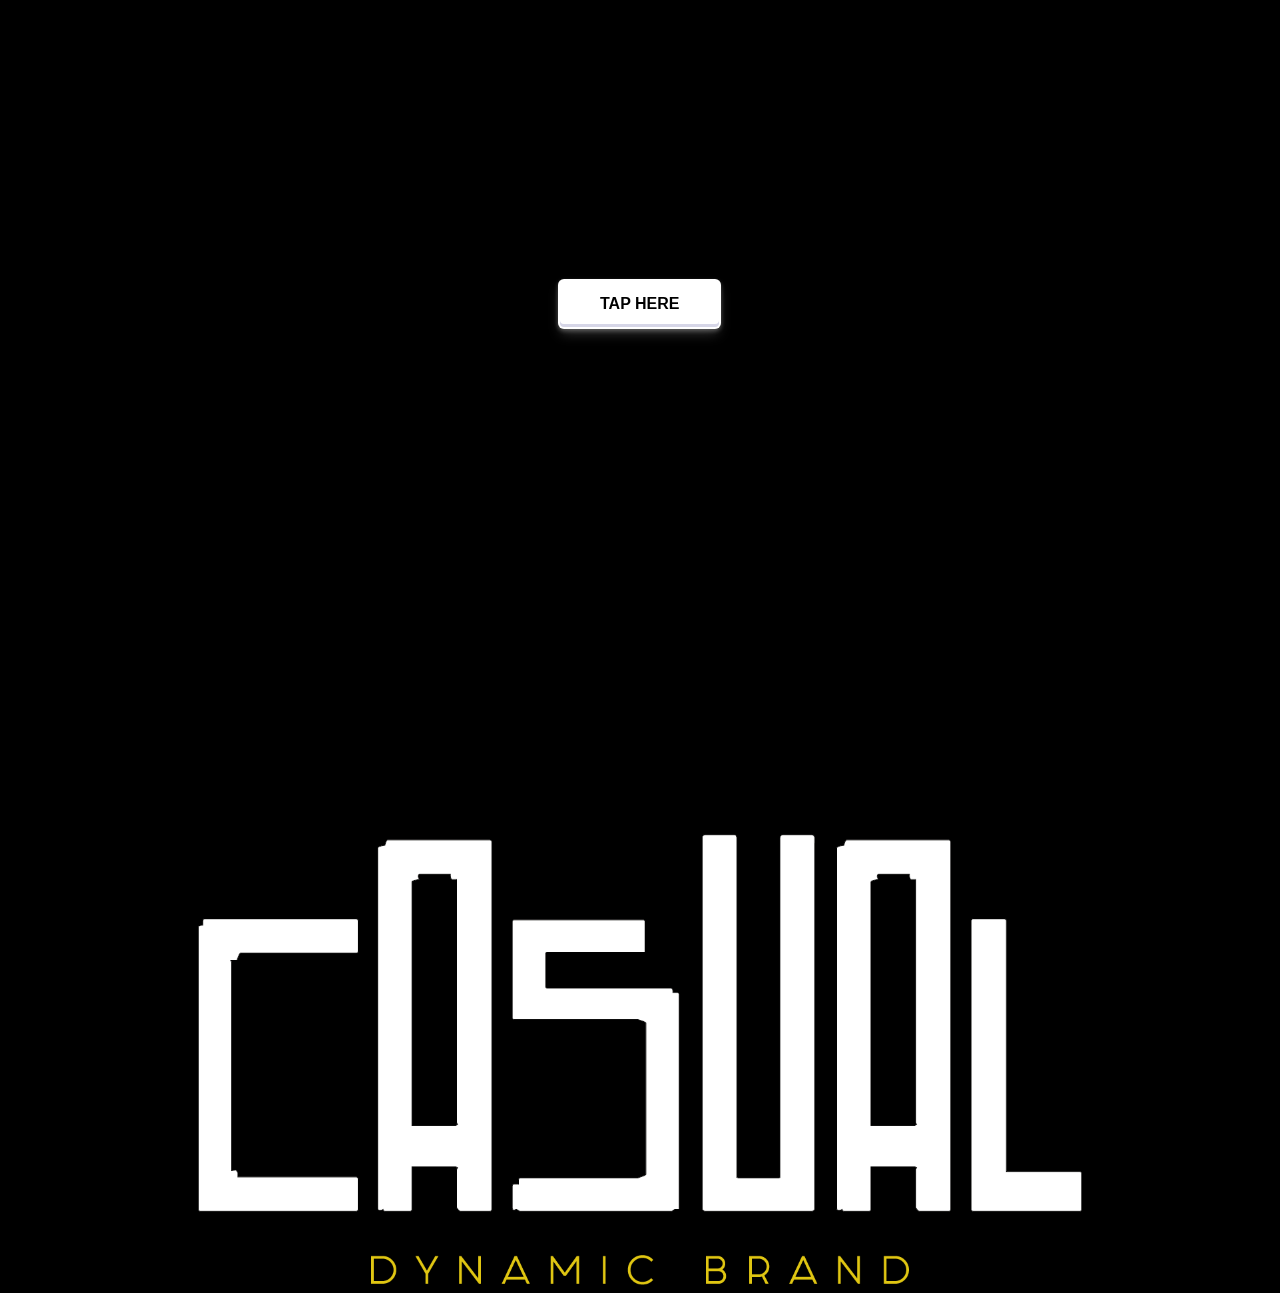
<file: scan/index.html>
<!DOCTYPE html>
<html lang="it">

<head>

  <meta charset="UTF-8">
  <meta name="viewport" content="width=device-width, initial-scale=1.0">
  <meta http-equiv="X-UA-Compatible" content="ie=edge">
  <link rel="stylesheet" href="style.css">
  <link rel="icon" type="image/x-icon" href="assets/favicon.ico">
  <title>Casualbrand</title>
</head>

<body>

  <div>
    <hgroup>


      <h4><br><br><br><br><br><br></h4>



    </hgroup>

    <button class="redirect">TAP HERE</button>
    <br>
    <h1 hidden>Result</h1>
  </div>
  <a href="https://www.casualbrand.it/"><img id="logo" src="assets/logo.png" alt="Casual logo"></a>
  <script src="script.js"></script>
</body>

</html>
</file>
<file: scan/style.css>
body {
    text-align: center;
    background-color: black;
}
div {
    display: inline-block;
}
button {
  appearance: button;
  backface-visibility: hidden;
  background-color: #ffffff;
  border-radius: 6px;
  border-width: 2px;
  border-color: transparent;
  box-shadow: rgba(180, 180, 180, 0.4) 0 2px 4px,rgba(180, 180, 180, 0.3) 0 7px 13px -3px,#D6D6E7 0 -3px 0 inset;
  box-sizing: border-box;
  color: rgb(0, 0, 0);
  cursor: pointer;
  /* font-family: -apple-system,system-ui,"Segoe UI",Roboto,"Helvetica Neue",Ubuntu,sans-serif; */
  font-size: 100%;
  font-weight: bold;
  height: 50px;
  line-height: 1.15;
  margin: 120px 0 0;
  outline: none;
  overflow: hidden;
  padding: 0 40px;
  position: relative;
  text-align: center;
  text-transform: none;
  transform: translateZ(0);
  transition: box-shadow .15s,transform .15s;
  will-change: box-shadow,transform;
  user-select: none;
  -webkit-user-select: none;
  touch-action: manipulation;
  width: 100%;
}

/* button {
  display: inline-block;
  // padding: 15px 25px;
  font-size: 24px;
  cursor: pointer;
  text-align: center;
  text-decoration: none;
  outline: none;
  color: #fff;
  // background-color: #4CAF50; 
  background-size: cover;
  width: 100px;
  height: 100px;
  border: none;
  // border-radius: 15px; 
  box-shadow: 1px 4px 4px rgba(236, 236, 236, 0.25);
  background: url('assets/tap_button.png') no-repeat;
} 
*/

/* button:hover {background-color: #3e8e41} */


 button:active {
  box-shadow: #D6D6E7 0 3px 7px inset;
  transform: translateY(2px);
}



.inactive {
  /* background: url('assets/scan_button.png') no-repeat; */
  background-color: #bbbbbb34;
  border-color: #bbbbbb;
  box-shadow: none;
  transform: none !important;
  color: #bbbbbb;
}

#logo {
  display: block;
  margin-left: auto;
  margin-right: auto;
  margin-top: 40%;
  width: 70%;
}
</file>
<file: assets/css/main.css>
@import url(fontawesome-all.min.css);
@import url("https://fonts.googleapis.com/css?family=Source+Sans+Pro:300,600,700,300i,600i,700i|Raleway:600,800");

/*
	Paradigm Shift by HTML5 UP
	html5up.net | @ajlkn
	Free for personal and commercial use under the CCA 3.0 license (html5up.net/license)
*/

html, body, div, span, applet, object,
iframe, h1, h2, h3, h4, h5, h6, p, blockquote,
pre, a, abbr, acronym, address, big, cite,
code, del, dfn, em, img, ins, kbd, q, s, samp,
small, strike, strong, sub, sup, tt, var, b,
u, i, center, dl, dt, dd, ol, ul, li, fieldset,
form, label, legend, table, caption, tbody,
tfoot, thead, tr, th, td, article, aside,
canvas, details, embed, figure, figcaption,
footer, header, hgroup, menu, nav, output, ruby,
section, summary, time, mark, audio, video {
	margin: 0;
	padding: 0;
	border: 0;
	font-size: 100%;
	font: inherit;
	vertical-align: baseline;}

article, aside, details, figcaption, figure,
footer, header, hgroup, menu, nav, section {
	display: block;}

body {
	line-height: 1;
}

ol, ul {
	list-style: none;
}

blockquote, q {
	quotes: none;
}

	blockquote:before, blockquote:after, q:before, q:after {
		content: '';
		content: none;
	}

table {
	border-collapse: collapse;
	border-spacing: 0;
}

body {
	-webkit-text-size-adjust: none;
}

mark {
	background-color: transparent;
	color: inherit;
}

input::-moz-focus-inner {
	border: 0;
	padding: 0;
}

input, select, textarea {
	-moz-appearance: none;
	-webkit-appearance: none;
	-ms-appearance: none;
	appearance: none;
}

/* Basic */

	@-ms-viewport {
		width: device-width;
	}

	body {
		-ms-overflow-style: scrollbar;
	}

	@media screen and (max-width: 480px) {

		html, body {
			min-width: 320px;
		}

	}

	html {
		box-sizing: border-box;
	}

	*, *:before, *:after {
		box-sizing: inherit;
	}

	html {
		overflow-x: hidden;
	}

	body {
		background: #ffffff;
		overflow-x: hidden;
	}

		body.is-preload *, body.is-preload *:before, body.is-preload *:after {
			-moz-animation: none !important;
			-webkit-animation: none !important;
			-ms-animation: none !important;
			animation: none !important;
			-moz-transition: none !important;
			-webkit-transition: none !important;
			-ms-transition: none !important;
			transition: none !important;
		}

/* Typography */

	html {
		font-size: 18pt;
	}

		@media screen and (max-width: 1920px) {

			html {
				font-size: 13pt;
			}

		}

		@media screen and (max-width: 1152px) {

			html {
				font-size: 14pt;
			}

		}

		@media screen and (max-width: 736px) {

			html {
				font-size: 12pt;
			}

		}

		@media screen and (max-width: 480px) {

			html {
				font-size: 11pt;
			}

		}

	body {
		background-color: #ffffff;
		color: #000000;
	}

	body, input, select, textarea {
		color: #000000;
		font-family: "Source Sans Pro", Helvetica, sans-serif;
		font-size: 1rem;
		font-weight: 300;
		letter-spacing: 0.0375em;
		line-height: 2;
	}

	a {
		-moz-transition: border-bottom-color 0.25s ease-in-out;
		-webkit-transition: border-bottom-color 0.25s ease-in-out;
		-ms-transition: border-bottom-color 0.25s ease-in-out;
		transition: border-bottom-color 0.25s ease-in-out;
		text-decoration: none;
		color: #000000;
		border-bottom: dotted 1px;
	}

		a:hover {
			text-decoration: none;
			border-bottom-color: transparent;
		}

	strong, b {
		font-weight: 600;
		color: #000000;
	}

	em, i {
		font-style: italic;
	}

	p {
		margin: 0 0 2rem 0;
	}

	h1, h2, h3, h4, h5, h6 {
		color: #000000;
		font-family: "Raleway", Helvetica, sans-serif;
		font-weight: 600;
		letter-spacing: 0.175em;
		line-height: 1.75;
		margin: 0 0 1.5rem 0;
		text-transform: uppercase;
	}

		h1 a, h2 a, h3 a, h4 a, h5 a, h6 a {
			color: inherit;
			text-decoration: none;
		}

	h1 {
		font-family: "Source Sans Pro", Helvetica, sans-serif;
		font-size: 5rem;
		font-weight: 700;
		letter-spacing: -0.05em;
		line-height: 1.1;
		margin: 0 0 1.5rem 0;
		text-transform: none;
	}

	h2 {
		font-size: 1.25rem;
		font-weight: 800;
		margin: 0 0 2rem 0;
	}

	h3 {
		font-size: 0.875rem;
	}

	h4 {
		font-size: 0.875rem;
	}

	h5 {
		font-size: 0.75rem;
	}

	h6 {
		font-size: 0.625rem;
	}

	@media screen and (max-width: 736px) {

		h1 {
			font-size: 4.5rem;
			line-height: 1.1;
		}

		h2 {
			font-size: 1.25rem;
			line-height: 1.7;
		}

		h3 {
			font-size: 0.9rem;
		}

		h4 {
			font-size: 0.75rem;
		}

		h5 {
			font-size: 0.675rem;
		}

	}

	@media screen and (max-width: 360px) {

		h1 {
			font-size: 3.75rem;
		}

		h2 {
			font-size: 1.125rem;
		}

		h3 {
			font-size: 0.8rem;
		}

		h4 {
			font-size: 0.675rem;
		}

		h5 {
			font-size: 0.675rem;
		}

	}

	sub {
		font-size: 0.8rem;
		position: relative;
		top: 0.5rem;
	}

	sup {
		font-size: 0.8rem;
		position: relative;
		top: -0.5rem;
	}

	blockquote {
		border-left: solid 0.5rem rgba(144, 144, 144, 0.25);
		font-style: italic;
		margin: 0 0 2rem 0;
		padding: 1rem 0 1rem 2rem;
	}

	code {
		background: rgba(144, 144, 144, 0.1);
		border-radius: 0.325rem;
		font-family: "Courier New", monospace;
		font-size: 0.9rem;
		margin: 0 0.25rem;
		padding: 0.25rem 0.65rem;
	}

	pre {
		-webkit-overflow-scrolling: touch;
		font-family: "Courier New", monospace;
		font-size: 0.9rem;
		margin: 0 0 2rem 0;
		width: 100%;
	}

		pre code {
			display: block;
			line-height: 1.75;
			padding: 1rem 1.5rem;
			overflow-x: auto;
		}

	hr {
		border: 0;
		border-bottom: solid 2px rgba(144, 144, 144, 0.25);
		margin: 3rem 0;
	}

		hr.major {
			margin: 5rem 0;
		}

		@media screen and (max-width: 736px) {

			hr.major {
				margin: 3rem 0;
			}

		}

/* Row */

	.row {
		display: flex;
		flex-wrap: wrap;
		box-sizing: border-box;
		align-items: stretch;
	}

		.row > * {
			box-sizing: border-box;
		}

		.row.gtr-uniform > * > :last-child {
			margin-bottom: 0;
		}

		.row.aln-left {
			justify-content: flex-start;
		}

		.row.aln-center {
			justify-content: center;
		}

		.row.aln-right {
			justify-content: flex-end;
		}

		.row.aln-top {
			align-items: flex-start;
		}

		.row.aln-middle {
			align-items: center;
		}

		.row.aln-bottom {
			align-items: flex-end;
		}

		.row > .imp {
			order: -1;
		}

		.row > .col-1 {
			width: 8.33333%;
		}

		.row > .off-1 {
			margin-left: 8.33333%;
		}

		.row > .col-2 {
			width: 16.66667%;
		}

		.row > .off-2 {
			margin-left: 16.66667%;
		}

		.row > .col-3 {
			width: 25%;
		}

		.row > .off-3 {
			margin-left: 25%;
		}

		.row > .col-4 {
			width: 33.33333%;
		}

		.row > .off-4 {
			margin-left: 33.33333%;
		}

		.row > .col-5 {
			width: 41.66667%;
		}

		.row > .off-5 {
			margin-left: 41.66667%;
		}

		.row > .col-6 {
			width: 50%;
		}

		.row > .off-6 {
			margin-left: 50%;
		}

		.row > .col-7 {
			width: 58.33333%;
		}

		.row > .off-7 {
			margin-left: 58.33333%;
		}

		.row > .col-8 {
			width: 66.66667%;
		}

		.row > .off-8 {
			margin-left: 66.66667%;
		}

		.row > .col-9 {
			width: 75%;
		}

		.row > .off-9 {
			margin-left: 75%;
		}

		.row > .col-10 {
			width: 83.33333%;
		}

		.row > .off-10 {
			margin-left: 83.33333%;
		}

		.row > .col-11 {
			width: 91.66667%;
		}

		.row > .off-11 {
			margin-left: 91.66667%;
		}

		.row > .col-12 {
			width: 100%;
		}

		.row > .off-12 {
			margin-left: 100%;
		}

		.row.gtr-0 {
			margin-top: 0;
			margin-left: 0rem;
		}

			.row.gtr-0 > * {
				padding: 0 0 0 0rem;
			}

			.row.gtr-0.gtr-uniform {
				margin-top: 0rem;
			}

				.row.gtr-0.gtr-uniform > * {
					padding-top: 0rem;
				}

		.row.gtr-25 {
			margin-top: 0;
			margin-left: -0.5rem;
		}

			.row.gtr-25 > * {
				padding: 0 0 0 0.5rem;
			}

			.row.gtr-25.gtr-uniform {
				margin-top: -0.5rem;
			}

				.row.gtr-25.gtr-uniform > * {
					padding-top: 0.5rem;
				}

		.row.gtr-50 {
			margin-top: 0;
			margin-left: -1rem;
		}

			.row.gtr-50 > * {
				padding: 0 0 0 1rem;
			}

			.row.gtr-50.gtr-uniform {
				margin-top: -1rem;
			}

				.row.gtr-50.gtr-uniform > * {
					padding-top: 1rem;
				}

		.row {
			margin-top: 0;
			margin-left: -2rem;
		}

			.row > * {
				padding: 0 0 0 2rem;
			}

			.row.gtr-uniform {
				margin-top: -2rem;
			}

				.row.gtr-uniform > * {
					padding-top: 2rem;
				}

		.row.gtr-150 {
			margin-top: 0;
			margin-left: -3rem;
		}

			.row.gtr-150 > * {
				padding: 0 0 0 3rem;
			}

			.row.gtr-150.gtr-uniform {
				margin-top: -3rem;
			}

				.row.gtr-150.gtr-uniform > * {
					padding-top: 3rem;
				}

		.row.gtr-200 {
			margin-top: 0;
			margin-left: -4rem;
		}

			.row.gtr-200 > * {
				padding: 0 0 0 4rem;
			}

			.row.gtr-200.gtr-uniform {
				margin-top: -4rem;
			}

				.row.gtr-200.gtr-uniform > * {
					padding-top: 4rem;
				}

		@media screen and (max-width: 1920px) {

			.row {
				display: flex;
				flex-wrap: wrap;
				box-sizing: border-box;
				align-items: stretch;
			}

				.row > * {
					box-sizing: border-box;
				}

				.row.gtr-uniform > * > :last-child {
					margin-bottom: 0;
				}

				.row.aln-left {
					justify-content: flex-start;
				}

				.row.aln-center {
					justify-content: center;
				}

				.row.aln-right {
					justify-content: flex-end;
				}

				.row.aln-top {
					align-items: flex-start;
				}

				.row.aln-middle {
					align-items: center;
				}

				.row.aln-bottom {
					align-items: flex-end;
				}

				.row > .imp-xlarge {
					order: -1;
				}

				.row > .col-1-xlarge {
					width: 8.33333%;
				}

				.row > .off-1-xlarge {
					margin-left: 8.33333%;
				}

				.row > .col-2-xlarge {
					width: 16.66667%;
				}

				.row > .off-2-xlarge {
					margin-left: 16.66667%;
				}

				.row > .col-3-xlarge {
					width: 25%;
				}

				.row > .off-3-xlarge {
					margin-left: 25%;
				}

				.row > .col-4-xlarge {
					width: 33.33333%;
				}

				.row > .off-4-xlarge {
					margin-left: 33.33333%;
				}

				.row > .col-5-xlarge {
					width: 41.66667%;
				}

				.row > .off-5-xlarge {
					margin-left: 41.66667%;
				}

				.row > .col-6-xlarge {
					width: 50%;
				}

				.row > .off-6-xlarge {
					margin-left: 50%;
				}

				.row > .col-7-xlarge {
					width: 58.33333%;
				}

				.row > .off-7-xlarge {
					margin-left: 58.33333%;
				}

				.row > .col-8-xlarge {
					width: 66.66667%;
				}

				.row > .off-8-xlarge {
					margin-left: 66.66667%;
				}

				.row > .col-9-xlarge {
					width: 75%;
				}

				.row > .off-9-xlarge {
					margin-left: 75%;
				}

				.row > .col-10-xlarge {
					width: 83.33333%;
				}

				.row > .off-10-xlarge {
					margin-left: 83.33333%;
				}

				.row > .col-11-xlarge {
					width: 91.66667%;
				}

				.row > .off-11-xlarge {
					margin-left: 91.66667%;
				}

				.row > .col-12-xlarge {
					width: 100%;
				}

				.row > .off-12-xlarge {
					margin-left: 100%;
				}

				.row.gtr-0 {
					margin-top: 0;
					margin-left: 0rem;
				}

					.row.gtr-0 > * {
						padding: 0 0 0 0rem;
					}

					.row.gtr-0.gtr-uniform {
						margin-top: 0rem;
					}

						.row.gtr-0.gtr-uniform > * {
							padding-top: 0rem;
						}

				.row.gtr-25 {
					margin-top: 0;
					margin-left: -0.5rem;
				}

					.row.gtr-25 > * {
						padding: 0 0 0 0.5rem;
					}

					.row.gtr-25.gtr-uniform {
						margin-top: -0.5rem;
					}

						.row.gtr-25.gtr-uniform > * {
							padding-top: 0.5rem;
						}

				.row.gtr-50 {
					margin-top: 0;
					margin-left: -1rem;
				}

					.row.gtr-50 > * {
						padding: 0 0 0 1rem;
					}

					.row.gtr-50.gtr-uniform {
						margin-top: -1rem;
					}

						.row.gtr-50.gtr-uniform > * {
							padding-top: 1rem;
						}

				.row {
					margin-top: 0;
					margin-left: -2rem;
				}

					.row > * {
						padding: 0 0 0 2rem;
					}

					.row.gtr-uniform {
						margin-top: -2rem;
					}

						.row.gtr-uniform > * {
							padding-top: 2rem;
						}

				.row.gtr-150 {
					margin-top: 0;
					margin-left: -3rem;
				}

					.row.gtr-150 > * {
						padding: 0 0 0 3rem;
					}

					.row.gtr-150.gtr-uniform {
						margin-top: -3rem;
					}

						.row.gtr-150.gtr-uniform > * {
							padding-top: 3rem;
						}

				.row.gtr-200 {
					margin-top: 0;
					margin-left: -4rem;
				}

					.row.gtr-200 > * {
						padding: 0 0 0 4rem;
					}

					.row.gtr-200.gtr-uniform {
						margin-top: -4rem;
					}

						.row.gtr-200.gtr-uniform > * {
							padding-top: 4rem;
						}

		}

		@media screen and (max-width: 1280px) {

			.row {
				display: flex;
				flex-wrap: wrap;
				box-sizing: border-box;
				align-items: stretch;
			}

				.row > * {
					box-sizing: border-box;
				}

				.row.gtr-uniform > * > :last-child {
					margin-bottom: 0;
				}

				.row.aln-left {
					justify-content: flex-start;
				}

				.row.aln-center {
					justify-content: center;
				}

				.row.aln-right {
					justify-content: flex-end;
				}

				.row.aln-top {
					align-items: flex-start;
				}

				.row.aln-middle {
					align-items: center;
				}

				.row.aln-bottom {
					align-items: flex-end;
				}

				.row > .imp-large {
					order: -1;
				}

				.row > .col-1-large {
					width: 8.33333%;
				}

				.row > .off-1-large {
					margin-left: 8.33333%;
				}

				.row > .col-2-large {
					width: 16.66667%;
				}

				.row > .off-2-large {
					margin-left: 16.66667%;
				}

				.row > .col-3-large {
					width: 25%;
				}

				.row > .off-3-large {
					margin-left: 25%;
				}

				.row > .col-4-large {
					width: 33.33333%;
				}

				.row > .off-4-large {
					margin-left: 33.33333%;
				}

				.row > .col-5-large {
					width: 41.66667%;
				}

				.row > .off-5-large {
					margin-left: 41.66667%;
				}

				.row > .col-6-large {
					width: 50%;
				}

				.row > .off-6-large {
					margin-left: 50%;
				}

				.row > .col-7-large {
					width: 58.33333%;
				}

				.row > .off-7-large {
					margin-left: 58.33333%;
				}

				.row > .col-8-large {
					width: 66.66667%;
				}

				.row > .off-8-large {
					margin-left: 66.66667%;
				}

				.row > .col-9-large {
					width: 75%;
				}

				.row > .off-9-large {
					margin-left: 75%;
				}

				.row > .col-10-large {
					width: 83.33333%;
				}

				.row > .off-10-large {
					margin-left: 83.33333%;
				}

				.row > .col-11-large {
					width: 91.66667%;
				}

				.row > .off-11-large {
					margin-left: 91.66667%;
				}

				.row > .col-12-large {
					width: 100%;
				}

				.row > .off-12-large {
					margin-left: 100%;
				}

				.row.gtr-0 {
					margin-top: 0;
					margin-left: 0rem;
				}

					.row.gtr-0 > * {
						padding: 0 0 0 0rem;
					}

					.row.gtr-0.gtr-uniform {
						margin-top: 0rem;
					}

						.row.gtr-0.gtr-uniform > * {
							padding-top: 0rem;
						}

				.row.gtr-25 {
					margin-top: 0;
					margin-left: -0.375rem;
				}

					.row.gtr-25 > * {
						padding: 0 0 0 0.375rem;
					}

					.row.gtr-25.gtr-uniform {
						margin-top: -0.375rem;
					}

						.row.gtr-25.gtr-uniform > * {
							padding-top: 0.375rem;
						}

				.row.gtr-50 {
					margin-top: 0;
					margin-left: -0.75rem;
				}

					.row.gtr-50 > * {
						padding: 0 0 0 0.75rem;
					}

					.row.gtr-50.gtr-uniform {
						margin-top: -0.75rem;
					}

						.row.gtr-50.gtr-uniform > * {
							padding-top: 0.75rem;
						}

				.row {
					margin-top: 0;
					margin-left: -1.5rem;
				}

					.row > * {
						padding: 0 0 0 1.5rem;
					}

					.row.gtr-uniform {
						margin-top: -1.5rem;
					}

						.row.gtr-uniform > * {
							padding-top: 1.5rem;
						}

				.row.gtr-150 {
					margin-top: 0;
					margin-left: -2.25rem;
				}

					.row.gtr-150 > * {
						padding: 0 0 0 2.25rem;
					}

					.row.gtr-150.gtr-uniform {
						margin-top: -2.25rem;
					}

						.row.gtr-150.gtr-uniform > * {
							padding-top: 2.25rem;
						}

				.row.gtr-200 {
					margin-top: 0;
					margin-left: -3rem;
				}

					.row.gtr-200 > * {
						padding: 0 0 0 3rem;
					}

					.row.gtr-200.gtr-uniform {
						margin-top: -3rem;
					}

						.row.gtr-200.gtr-uniform > * {
							padding-top: 3rem;
						}

		}

		@media screen and (max-width: 1152px) {

			.row {
				display: flex;
				flex-wrap: wrap;
				box-sizing: border-box;
				align-items: stretch;
			}

				.row > * {
					box-sizing: border-box;
				}

				.row.gtr-uniform > * > :last-child {
					margin-bottom: 0;
				}

				.row.aln-left {
					justify-content: flex-start;
				}

				.row.aln-center {
					justify-content: center;
				}

				.row.aln-right {
					justify-content: flex-end;
				}

				.row.aln-top {
					align-items: flex-start;
				}

				.row.aln-middle {
					align-items: center;
				}

				.row.aln-bottom {
					align-items: flex-end;
				}

				.row > .imp-medium {
					order: -1;
				}

				.row > .col-1-medium {
					width: 8.33333%;
				}

				.row > .off-1-medium {
					margin-left: 8.33333%;
				}

				.row > .col-2-medium {
					width: 16.66667%;
				}

				.row > .off-2-medium {
					margin-left: 16.66667%;
				}

				.row > .col-3-medium {
					width: 25%;
				}

				.row > .off-3-medium {
					margin-left: 25%;
				}

				.row > .col-4-medium {
					width: 33.33333%;
				}

				.row > .off-4-medium {
					margin-left: 33.33333%;
				}

				.row > .col-5-medium {
					width: 41.66667%;
				}

				.row > .off-5-medium {
					margin-left: 41.66667%;
				}

				.row > .col-6-medium {
					width: 50%;
				}

				.row > .off-6-medium {
					margin-left: 50%;
				}

				.row > .col-7-medium {
					width: 58.33333%;
				}

				.row > .off-7-medium {
					margin-left: 58.33333%;
				}

				.row > .col-8-medium {
					width: 66.66667%;
				}

				.row > .off-8-medium {
					margin-left: 66.66667%;
				}

				.row > .col-9-medium {
					width: 75%;
				}

				.row > .off-9-medium {
					margin-left: 75%;
				}

				.row > .col-10-medium {
					width: 83.33333%;
				}

				.row > .off-10-medium {
					margin-left: 83.33333%;
				}

				.row > .col-11-medium {
					width: 91.66667%;
				}

				.row > .off-11-medium {
					margin-left: 91.66667%;
				}

				.row > .col-12-medium {
					width: 100%;
				}

				.row > .off-12-medium {
					margin-left: 100%;
				}

				.row.gtr-0 {
					margin-top: 0;
					margin-left: 0rem;
				}

					.row.gtr-0 > * {
						padding: 0 0 0 0rem;
					}

					.row.gtr-0.gtr-uniform {
						margin-top: 0rem;
					}

						.row.gtr-0.gtr-uniform > * {
							padding-top: 0rem;
						}

				.row.gtr-25 {
					margin-top: 0;
					margin-left: -0.375rem;
				}

					.row.gtr-25 > * {
						padding: 0 0 0 0.375rem;
					}

					.row.gtr-25.gtr-uniform {
						margin-top: -0.375rem;
					}

						.row.gtr-25.gtr-uniform > * {
							padding-top: 0.375rem;
						}

				.row.gtr-50 {
					margin-top: 0;
					margin-left: -0.75rem;
				}

					.row.gtr-50 > * {
						padding: 0 0 0 0.75rem;
					}

					.row.gtr-50.gtr-uniform {
						margin-top: -0.75rem;
					}

						.row.gtr-50.gtr-uniform > * {
							padding-top: 0.75rem;
						}

				.row {
					margin-top: 0;
					margin-left: -1.5rem;
				}

					.row > * {
						padding: 0 0 0 1.5rem;
					}

					.row.gtr-uniform {
						margin-top: -1.5rem;
					}

						.row.gtr-uniform > * {
							padding-top: 1.5rem;
						}

				.row.gtr-150 {
					margin-top: 0;
					margin-left: -2.25rem;
				}

					.row.gtr-150 > * {
						padding: 0 0 0 2.25rem;
					}

					.row.gtr-150.gtr-uniform {
						margin-top: -2.25rem;
					}

						.row.gtr-150.gtr-uniform > * {
							padding-top: 2.25rem;
						}

				.row.gtr-200 {
					margin-top: 0;
					margin-left: -3rem;
				}

					.row.gtr-200 > * {
						padding: 0 0 0 3rem;
					}

					.row.gtr-200.gtr-uniform {
						margin-top: -3rem;
					}

						.row.gtr-200.gtr-uniform > * {
							padding-top: 3rem;
						}

		}

		@media screen and (max-width: 736px) {

			.row {
				display: flex;
				flex-wrap: wrap;
				box-sizing: border-box;
				align-items: stretch;
			}

				.row > * {
					box-sizing: border-box;
				}

				.row.gtr-uniform > * > :last-child {
					margin-bottom: 0;
				}

				.row.aln-left {
					justify-content: flex-start;
				}

				.row.aln-center {
					justify-content: center;
				}

				.row.aln-right {
					justify-content: flex-end;
				}

				.row.aln-top {
					align-items: flex-start;
				}

				.row.aln-middle {
					align-items: center;
				}

				.row.aln-bottom {
					align-items: flex-end;
				}

				.row > .imp-small {
					order: -1;
				}

				.row > .col-1-small {
					width: 8.33333%;
				}

				.row > .off-1-small {
					margin-left: 8.33333%;
				}

				.row > .col-2-small {
					width: 16.66667%;
				}

				.row > .off-2-small {
					margin-left: 16.66667%;
				}

				.row > .col-3-small {
					width: 25%;
				}

				.row > .off-3-small {
					margin-left: 25%;
				}

				.row > .col-4-small {
					width: 33.33333%;
				}

				.row > .off-4-small {
					margin-left: 33.33333%;
				}

				.row > .col-5-small {
					width: 41.66667%;
				}

				.row > .off-5-small {
					margin-left: 41.66667%;
				}

				.row > .col-6-small {
					width: 50%;
				}

				.row > .off-6-small {
					margin-left: 50%;
				}

				.row > .col-7-small {
					width: 58.33333%;
				}

				.row > .off-7-small {
					margin-left: 58.33333%;
				}

				.row > .col-8-small {
					width: 66.66667%;
				}

				.row > .off-8-small {
					margin-left: 66.66667%;
				}

				.row > .col-9-small {
					width: 75%;
				}

				.row > .off-9-small {
					margin-left: 75%;
				}

				.row > .col-10-small {
					width: 83.33333%;
				}

				.row > .off-10-small {
					margin-left: 83.33333%;
				}

				.row > .col-11-small {
					width: 91.66667%;
				}

				.row > .off-11-small {
					margin-left: 91.66667%;
				}

				.row > .col-12-small {
					width: 100%;
				}

				.row > .off-12-small {
					margin-left: 100%;
				}

				.row.gtr-0 {
					margin-top: 0;
					margin-left: 0rem;
				}

					.row.gtr-0 > * {
						padding: 0 0 0 0rem;
					}

					.row.gtr-0.gtr-uniform {
						margin-top: 0rem;
					}

						.row.gtr-0.gtr-uniform > * {
							padding-top: 0rem;
						}

				.row.gtr-25 {
					margin-top: 0;
					margin-left: -0.3125rem;
				}

					.row.gtr-25 > * {
						padding: 0 0 0 0.3125rem;
					}

					.row.gtr-25.gtr-uniform {
						margin-top: -0.3125rem;
					}

						.row.gtr-25.gtr-uniform > * {
							padding-top: 0.3125rem;
						}

				.row.gtr-50 {
					margin-top: 0;
					margin-left: -0.625rem;
				}

					.row.gtr-50 > * {
						padding: 0 0 0 0.625rem;
					}

					.row.gtr-50.gtr-uniform {
						margin-top: -0.625rem;
					}

						.row.gtr-50.gtr-uniform > * {
							padding-top: 0.625rem;
						}

				.row {
					margin-top: 0;
					margin-left: -1.25rem;
				}

					.row > * {
						padding: 0 0 0 1.25rem;
					}

					.row.gtr-uniform {
						margin-top: -1.25rem;
					}

						.row.gtr-uniform > * {
							padding-top: 1.25rem;
						}

				.row.gtr-150 {
					margin-top: 0;
					margin-left: -1.875rem;
				}

					.row.gtr-150 > * {
						padding: 0 0 0 1.875rem;
					}

					.row.gtr-150.gtr-uniform {
						margin-top: -1.875rem;
					}

						.row.gtr-150.gtr-uniform > * {
							padding-top: 1.875rem;
						}

				.row.gtr-200 {
					margin-top: 0;
					margin-left: -2.5rem;
				}

					.row.gtr-200 > * {
						padding: 0 0 0 2.5rem;
					}

					.row.gtr-200.gtr-uniform {
						margin-top: -2.5rem;
					}

						.row.gtr-200.gtr-uniform > * {
							padding-top: 2.5rem;
						}

		}

		@media screen and (max-width: 480px) {

			.row {
				display: flex;
				flex-wrap: wrap;
				box-sizing: border-box;
				align-items: stretch;
			}

				.row > * {
					box-sizing: border-box;
				}

				.row.gtr-uniform > * > :last-child {
					margin-bottom: 0;
				}

				.row.aln-left {
					justify-content: flex-start;
				}

				.row.aln-center {
					justify-content: center;
				}

				.row.aln-right {
					justify-content: flex-end;
				}

				.row.aln-top {
					align-items: flex-start;
				}

				.row.aln-middle {
					align-items: center;
				}

				.row.aln-bottom {
					align-items: flex-end;
				}

				.row > .imp-xsmall {
					order: -1;
				}

				.row > .col-1-xsmall {
					width: 8.33333%;
				}

				.row > .off-1-xsmall {
					margin-left: 8.33333%;
				}

				.row > .col-2-xsmall {
					width: 16.66667%;
				}

				.row > .off-2-xsmall {
					margin-left: 16.66667%;
				}

				.row > .col-3-xsmall {
					width: 25%;
				}

				.row > .off-3-xsmall {
					margin-left: 25%;
				}

				.row > .col-4-xsmall {
					width: 33.33333%;
				}

				.row > .off-4-xsmall {
					margin-left: 33.33333%;
				}

				.row > .col-5-xsmall {
					width: 41.66667%;
				}

				.row > .off-5-xsmall {
					margin-left: 41.66667%;
				}

				.row > .col-6-xsmall {
					width: 50%;
				}

				.row > .off-6-xsmall {
					margin-left: 50%;
				}

				.row > .col-7-xsmall {
					width: 58.33333%;
				}

				.row > .off-7-xsmall {
					margin-left: 58.33333%;
				}

				.row > .col-8-xsmall {
					width: 66.66667%;
				}

				.row > .off-8-xsmall {
					margin-left: 66.66667%;
				}

				.row > .col-9-xsmall {
					width: 75%;
				}

				.row > .off-9-xsmall {
					margin-left: 75%;
				}

				.row > .col-10-xsmall {
					width: 83.33333%;
				}

				.row > .off-10-xsmall {
					margin-left: 83.33333%;
				}

				.row > .col-11-xsmall {
					width: 91.66667%;
				}

				.row > .off-11-xsmall {
					margin-left: 91.66667%;
				}

				.row > .col-12-xsmall {
					width: 100%;
				}

				.row > .off-12-xsmall {
					margin-left: 100%;
				}

				.row.gtr-0 {
					margin-top: 0;
					margin-left: 0rem;
				}

					.row.gtr-0 > * {
						padding: 0 0 0 0rem;
					}

					.row.gtr-0.gtr-uniform {
						margin-top: 0rem;
					}

						.row.gtr-0.gtr-uniform > * {
							padding-top: 0rem;
						}

				.row.gtr-25 {
					margin-top: 0;
					margin-left: -0.3125rem;
				}

					.row.gtr-25 > * {
						padding: 0 0 0 0.3125rem;
					}

					.row.gtr-25.gtr-uniform {
						margin-top: -0.3125rem;
					}

						.row.gtr-25.gtr-uniform > * {
							padding-top: 0.3125rem;
						}

				.row.gtr-50 {
					margin-top: 0;
					margin-left: -0.625rem;
				}

					.row.gtr-50 > * {
						padding: 0 0 0 0.625rem;
					}

					.row.gtr-50.gtr-uniform {
						margin-top: -0.625rem;
					}

						.row.gtr-50.gtr-uniform > * {
							padding-top: 0.625rem;
						}

				.row {
					margin-top: 0;
					margin-left: -1.25rem;
				}

					.row > * {
						padding: 0 0 0 1.25rem;
					}

					.row.gtr-uniform {
						margin-top: -1.25rem;
					}

						.row.gtr-uniform > * {
							padding-top: 1.25rem;
						}

				.row.gtr-150 {
					margin-top: 0;
					margin-left: -1.875rem;
				}

					.row.gtr-150 > * {
						padding: 0 0 0 1.875rem;
					}

					.row.gtr-150.gtr-uniform {
						margin-top: -1.875rem;
					}

						.row.gtr-150.gtr-uniform > * {
							padding-top: 1.875rem;
						}

				.row.gtr-200 {
					margin-top: 0;
					margin-left: -2.5rem;
				}

					.row.gtr-200 > * {
						padding: 0 0 0 2.5rem;
					}

					.row.gtr-200.gtr-uniform {
						margin-top: -2.5rem;
					}

						.row.gtr-200.gtr-uniform > * {
							padding-top: 2.5rem;
						}

		}

/* Box */

	.box {
		border: solid 2px rgba(144, 144, 144, 0.25);
		border-radius: 0.325rem;
		margin-bottom: 2rem;
		padding: 1.5rem;
	}

		.box > :last-child {
			margin-bottom: 0;
		}

		.box.alt {
			border: 0;
			border-radius: 0;
			padding: 0;
		}

/* Button */

	input[type="submit"],
	input[type="reset"],
	input[type="button"],
	button,
	.button {
		-moz-appearance: none;
		-webkit-appearance: none;
		-ms-appearance: none;
		appearance: none;
		-moz-transition: background-color 0.25s ease-in-out, box-shadow 0.25s ease-in-out, color 0.25s ease-in-out;
		-webkit-transition: background-color 0.25s ease-in-out, box-shadow 0.25s ease-in-out, color 0.25s ease-in-out;
		-ms-transition: background-color 0.25s ease-in-out, box-shadow 0.25s ease-in-out, color 0.25s ease-in-out;
		transition: background-color 0.25s ease-in-out, box-shadow 0.25s ease-in-out, color 0.25s ease-in-out;
		background-color: transparent;
		border-radius: 0.325rem;
		border: 0;
		box-shadow: inset 0 0 0 2px rgba(144, 144, 144, 0.25);
		color: #000000 !important;
		cursor: pointer;
		display: inline-block;
		font-family: "Raleway", Helvetica, sans-serif;
		font-size: 0.6rem;
		font-weight: 600;
		height: 3rem;
		letter-spacing: 0.175em;
		line-height: 3rem;
		padding: 0 2rem;
		text-align: center;
		text-decoration: none;
		text-transform: uppercase;
		white-space: nowrap;
	}

		input[type="submit"]:hover,
		input[type="reset"]:hover,
		input[type="button"]:hover,
		button:hover,
		.button:hover {
			box-shadow: inset 0 0 0 2px #2ee4bb;
			color: #2ee4bb !important;
		}

		input[type="submit"]:active,
		input[type="reset"]:active,
		input[type="button"]:active,
		button:active,
		.button:active {
			background-color: rgba(73, 252, 212, 0.25);
			box-shadow: inset 0 0 0 2px #2ee4bb;
			color: #2ee4bb !important;
		}

		input[type="submit"].small,
		input[type="reset"].small,
		input[type="button"].small,
		button.small,
		.button.small {
			font-size: 0.5rem;
			height: 2.25rem;
			line-height: 2.25rem;
			padding: 0 1.25rem;
		}

		input[type="submit"].large,
		input[type="reset"].large,
		input[type="button"].large,
		button.large,
		.button.large {
			font-size: 0.7rem;
			height: 3.2625rem;
			line-height: 3.2625rem;
			padding: 0 3.25rem;
		}

		input[type="submit"].wide,
		input[type="reset"].wide,
		input[type="button"].wide,
		button.wide,
		.button.wide {
			min-width: 13rem;
		}

		input[type="submit"].icon:before,
		input[type="reset"].icon:before,
		input[type="button"].icon:before,
		button.icon:before,
		.button.icon:before {
			margin-right: 0.5rem;
		}

		input[type="submit"].fit,
		input[type="reset"].fit,
		input[type="button"].fit,
		button.fit,
		.button.fit {
			width: 100%;
		}

		input[type="submit"].disabled, input[type="submit"]:disabled,
		input[type="reset"].disabled,
		input[type="reset"]:disabled,
		input[type="button"].disabled,
		input[type="button"]:disabled,
		button.disabled,
		button:disabled,
		.button.disabled,
		.button:disabled {
			pointer-events: none;
			opacity: 0.25;
		}

		input[type="submit"].primary,
		input[type="reset"].primary,
		input[type="button"].primary,
		button.primary,
		.button.primary {
			background-color: #49fcd4;
			box-shadow: none;
			color: #000000 !important;
		}

			input[type="submit"].primary:hover,
			input[type="reset"].primary:hover,
			input[type="button"].primary:hover,
			button.primary:hover,
			.button.primary:hover {
				background-color: #93ffe7;
			}

			input[type="submit"].primary:active,
			input[type="reset"].primary:active,
			input[type="button"].primary:active,
			button.primary:active,
			.button.primary:active {
				background-color: #44f2cb;
			}

		@media screen and (max-width: 736px) {

			input[type="submit"],
			input[type="reset"],
			input[type="button"],
			button,
			.button {
				font-size: 0.7rem;
				height: 3.3rem;
				line-height: 3.3rem;
			}

				input[type="submit"].large,
				input[type="reset"].large,
				input[type="button"].large,
				button.large,
				.button.large {
					font-size: 0.8rem;
					height: 3.75rem;
					line-height: 3.75rem;
				}

				input[type="submit"].small,
				input[type="reset"].small,
				input[type="button"].small,
				button.small,
				.button.small {
					font-size: 0.6rem;
					height: 3rem;
					line-height: 3rem;
				}

		}

/* Form */

	form {
		margin: 0 0 2rem 0;
	}

		form > :last-child {
			margin-bottom: 0;
		}

		form > .fields {
			display: -moz-flex;
			display: -webkit-flex;
			display: -ms-flex;
			display: flex;
			-moz-flex-wrap: wrap;
			-webkit-flex-wrap: wrap;
			-ms-flex-wrap: wrap;
			flex-wrap: wrap;
			margin: -2rem 0 2rem -2rem;
			width: calc(100% + 4rem);
		}

			form > .fields > .field {
				-moz-flex-grow: 0;
				-webkit-flex-grow: 0;
				-ms-flex-grow: 0;
				flex-grow: 0;
				-moz-flex-shrink: 0;
				-webkit-flex-shrink: 0;
				-ms-flex-shrink: 0;
				flex-shrink: 0;
				padding: 2rem 0 0 2rem;
				width: calc(100% - 2rem);
			}

				form > .fields > .field > :last-child {
					margin-bottom: 0;
				}

				form > .fields > .field.half {
					width: calc(50% - 1rem);
				}

				form > .fields > .field.third {
					width: calc(100%/3 - 0.66667rem);
				}

				form > .fields > .field.quarter {
					width: calc(25% - 0.5rem);
				}

		@media screen and (max-width: 480px) {

			form > .fields {
				margin: -1.5rem 0 2rem -1.5rem;
				width: calc(100% + 3rem);
			}

				form > .fields > .field {
					padding: 1.5rem 0 0 1.5rem;
					width: calc(100% - 1.5rem);
				}

					form > .fields > .field.half {
						width: calc(100% - 1.5rem);
					}

					form > .fields > .field.third {
						width: calc(100% - 1.5rem);
					}

					form > .fields > .field.quarter {
						width: calc(100% - 1.5rem);
					}

		}

	input[type="text"],
	input[type="password"],
	input[type="email"],
	input[type="tel"],
	input[type="search"],
	input[type="url"],
	select,
	textarea {
		-moz-appearance: none;
		-webkit-appearance: none;
		-ms-appearance: none;
		appearance: none;
		border-radius: 0.325rem;
		border: solid 2px rgba(144, 144, 144, 0.25);
		color: inherit;
		display: block;
		outline: 0;
		padding: 0 1rem;
		text-decoration: none;
		width: 100%;
	}

		input[type="text"]:invalid,
		input[type="password"]:invalid,
		input[type="email"]:invalid,
		input[type="tel"]:invalid,
		input[type="search"]:invalid,
		input[type="url"]:invalid,
		select:invalid,
		textarea:invalid {
			box-shadow: none;
		}

		input[type="text"]:focus,
		input[type="password"]:focus,
		input[type="email"]:focus,
		input[type="tel"]:focus,
		input[type="search"]:focus,
		input[type="url"]:focus,
		select:focus,
		textarea:focus {
			border-color: #2ee4bb;
		}

	label {
		color: #000000;
		display: block;
		font-family: "Raleway", Helvetica, sans-serif;
		font-size: 0.75rem;
		font-weight: 600;
		letter-spacing: 0.175em;
		line-height: 1.75;
		margin: 0 0 1rem 0;
		text-transform: uppercase;
	}

	input[type="text"],
	input[type="password"],
	input[type="email"],
	input[type="tel"],
	input[type="search"],
	input[type="url"] {
		height: 3rem;
	}

	select {
		background-image: url("data:image/svg+xml;charset=utf8,%3Csvg xmlns='http://www.w3.org/2000/svg' width='40' height='40' preserveAspectRatio='none' viewBox='0 0 40 40'%3E%3Cpath d='M9.4,12.3l10.4,10.4l10.4-10.4c0.2-0.2,0.5-0.4,0.9-0.4c0.3,0,0.6,0.1,0.9,0.4l3.3,3.3c0.2,0.2,0.4,0.5,0.4,0.9 c0,0.4-0.1,0.6-0.4,0.9L20.7,31.9c-0.2,0.2-0.5,0.4-0.9,0.4c-0.3,0-0.6-0.1-0.9-0.4L4.3,17.3c-0.2-0.2-0.4-0.5-0.4-0.9 c0-0.4,0.1-0.6,0.4-0.9l3.3-3.3c0.2-0.2,0.5-0.4,0.9-0.4S9.1,12.1,9.4,12.3z' fill='rgba(144, 144, 144, 0.25)' /%3E%3C/svg%3E");
		background-position: calc(100% - 1rem) center;
		background-repeat: no-repeat;
		background-size: 1.25rem;
		height: 3rem;
		padding-right: 3rem;
		text-overflow: ellipsis;
	}

		select option {
			background-color: #ffffff;
			color: #000000;
		}

		select:focus::-ms-value {
			background-color: transparent;
		}

		select::-ms-expand {
			display: none;
		}

	textarea {
		padding: 0.75rem 1rem;
	}

	input[type="checkbox"],
	input[type="radio"] {
		-moz-appearance: none;
		-webkit-appearance: none;
		-ms-appearance: none;
		appearance: none;
		display: block;
		float: left;
		margin-right: -2rem;
		opacity: 0;
		width: 1rem;
		z-index: -1;
	}

		input[type="checkbox"] + label,
		input[type="radio"] + label {
			text-decoration: none;
			color: #000000;
			cursor: pointer;
			display: inline-block;
			font-family: "Source Sans Pro", Helvetica, sans-serif;
			font-size: 1rem;
			font-weight: 300;
			letter-spacing: 0.0375em;
			padding-left: 2.675rem;
			padding-right: 0.875rem;
			position: relative;
			text-transform: none;
		}

			input[type="checkbox"] + label:before,
			input[type="radio"] + label:before {
				-moz-osx-font-smoothing: grayscale;
				-webkit-font-smoothing: antialiased;
				display: inline-block;
				font-style: normal;
				font-variant: normal;
				text-rendering: auto;
				line-height: 1;
				text-transform: none !important;
				font-family: 'Font Awesome 5 Free';
				font-weight: 900;
			}

			input[type="checkbox"] + label:before,
			input[type="radio"] + label:before {
				border-radius: 0.325rem;
				border: solid 2px rgba(144, 144, 144, 0.25);
				content: '';
				display: inline-block;
				font-size: 0.8rem;
				height: 2.25rem;
				left: 0;
				line-height: 2.25rem;
				position: absolute;
				text-align: center;
				top: -0.15rem;
				width: 2.25rem;
			}

		input[type="checkbox"]:checked + label:before,
		input[type="radio"]:checked + label:before {
			content: '\f00c';
			background-color: #49fcd4;
			border-color: #49fcd4;
			color: #ffffff;
		}

		input[type="checkbox"]:focus + label:before,
		input[type="radio"]:focus + label:before {
			border-color: #49fcd4;
			box-shadow: 0 0 0 1px #49fcd4;
		}

	input[type="checkbox"] + label:before {
		border-radius: 0.325rem;
	}

	input[type="radio"] + label:before {
		border-radius: 100%;
	}

	::-webkit-input-placeholder {
		opacity: 1.0;
		color: rgba(0, 0, 0, 0.25) !important;
	}

	:-moz-placeholder {
		opacity: 1.0;
		color: rgba(0, 0, 0, 0.25) !important;
	}

	::-moz-placeholder {
		opacity: 1.0;
		color: rgba(0, 0, 0, 0.25) !important;
	}

	:-ms-input-placeholder {
		opacity: 1.0;
		color: rgba(0, 0, 0, 0.25) !important;
	}

	@media screen and (max-width: 736px) {

		label {
			font-size: 0.675rem;
		}

		input[type="checkbox"] + label,
		input[type="radio"] + label {
			font-size: 1rem;
		}

	}

	@media screen and (max-width: 360px) {

		label {
			font-size: 0.675rem;
		}

		input[type="checkbox"] + label,
		input[type="radio"] + label {
			font-size: 1rem;
		}

	}

/* Icon */

	.icon {
		text-decoration: none;
		border-bottom: none;
		position: relative;
	}

		.icon:before {
			-moz-osx-font-smoothing: grayscale;
			-webkit-font-smoothing: antialiased;
			display: inline-block;
			font-style: normal;
			font-variant: normal;
			text-rendering: auto;
			line-height: 1;
			text-transform: none !important;
			font-family: 'Font Awesome 5 Free';
			font-weight: 400;
		}

		.icon > .label {
			display: none;
		}

		.icon.solid:before {
			font-weight: 900;
		}

		.icon.brands:before {
			font-family: 'Font Awesome 5 Brands';
		}

/* Image */

	.image {
		border: 0;
		display: inline-block;
		position: relative;
	}

		.image img {
			display: block;
		}

		.image[data-position] img {
			-moz-object-fit: cover;
			-webkit-object-fit: cover;
			-ms-object-fit: cover;
			object-fit: cover;
			display: block;
			position: absolute;
			top: 0;
			left: 0;
			width: 100%;
			height: 100%;
		}

		.image[data-position="top left"] img {
			-moz-object-position: top left;
			-webkit-object-position: top left;
			-ms-object-position: top left;
			object-position: top left;
		}

		.image[data-position="top"] img {
			-moz-object-position: top;
			-webkit-object-position: top;
			-ms-object-position: top;
			object-position: top;
		}

		.image[data-position="top right"] img {
			-moz-object-position: top right;
			-webkit-object-position: top right;
			-ms-object-position: top right;
			object-position: top right;
		}

		.image[data-position="right"] img {
			-moz-object-position: right;
			-webkit-object-position: right;
			-ms-object-position: right;
			object-position: right;
		}

		.image[data-position="bottom right"] img {
			-moz-object-position: bottom right;
			-webkit-object-position: bottom right;
			-ms-object-position: bottom right;
			object-position: bottom right;
		}

		.image[data-position="bottom"] img {
			-moz-object-position: bottom;
			-webkit-object-position: bottom;
			-ms-object-position: bottom;
			object-position: bottom;
		}

		.image[data-position="bottom left"] img {
			-moz-object-position: bottom left;
			-webkit-object-position: bottom left;
			-ms-object-position: bottom left;
			object-position: bottom left;
		}

		.image[data-position="left"] img {
			-moz-object-position: left;
			-webkit-object-position: left;
			-ms-object-position: left;
			object-position: left;
		}

		.image[data-position="center"] img {
			-moz-object-position: center;
			-webkit-object-position: center;
			-ms-object-position: center;
			object-position: center;
		}

		.image[data-position="25% 25%"] img {
			-moz-object-position: 25% 25%;
			-webkit-object-position: 25% 25%;
			-ms-object-position: 25% 25%;
			object-position: 25% 25%;
		}

		.image[data-position="75% 25%"] img {
			-moz-object-position: 75% 25%;
			-webkit-object-position: 75% 25%;
			-ms-object-position: 75% 25%;
			object-position: 75% 25%;
		}

		.image[data-position="75% 75%"] img {
			-moz-object-position: 75% 75%;
			-webkit-object-position: 75% 75%;
			-ms-object-position: 75% 75%;
			object-position: 75% 75%;
		}

		.image[data-position="25% 75%"] img {
			-moz-object-position: 25% 75%;
			-webkit-object-position: 25% 75%;
			-ms-object-position: 25% 75%;
			object-position: 25% 75%;
		}

		.image.left, .image.right {
			max-width: 40%;
		}

			.image.left img, .image.right img {
				width: 100%;
			}

		.image.left {
			float: left;
			margin: 0 2rem 2rem 0;
			top: 0.25rem;
		}

		.image.right {
			float: right;
			margin: 0 0 2rem 2rem;
			top: 0.25rem;
		}

		.image.fit {
			display: block;
			margin: 0 0 2rem 0;
			width: 100%;
		}

			.image.fit img {
				width: 100%;
			}

		.image.main {
			display: block;
			margin: 3rem 0;
			width: 100%;
		}

			.image.main img {
				width: 100%;
			}

			.image.main:first-child {
				margin-top: 0;
			}

		.image.fill {
			height: 100%;
			left: 0;
			position: absolute;
			top: 0;
			width: 100%;
		}

			.image.fill img {
				height: 100%;
				left: 0;
				position: absolute;
				top: 0;
				width: 100%;
			}

/* List */

	ol {
		list-style: decimal;
		margin: 0 0 2rem 0;
		padding-left: 1.25rem;
	}

		ol li {
			padding-left: 0.25rem;
		}

	ul {
		list-style: disc;
		margin: 0 0 2rem 0;
		padding-left: 1rem;
	}

		ul li {
			padding-left: 0.325rem;
		}

		ul.alt {
			list-style: none;
			padding-left: 0;
		}

			ul.alt > li {
				border-top: solid 1px rgba(144, 144, 144, 0.25);
				padding: 0.75rem 0;
			}

				ul.alt > li:first-child {
					border-top: 0;
					padding-top: 0;
				}

				ul.alt > li:last-child {
					padding-bottom: 0;
				}

		ul.items {
			list-style: none;
			padding-left: 0;
		}

			ul.items > li {
				padding-left: 0;
				margin: 0 0 3rem 0;
			}

				ul.items > li > h3 {
					margin: 0 0 1rem 0;
				}

				ul.items > li > :last-child {
					margin-bottom: 0;
				}

				ul.items > li:last-child {
					margin-bottom: 0;
				}

		@media screen and (max-width: 736px) {

			ul.items > li {
				margin: 0 0 2rem 0;
			}

		}

	dl {
		margin: 0 0 2rem 0;
	}

		dl dt {
			display: block;
			font-weight: 600;
			margin: 0 0 1rem 0;
		}

		dl dd {
			margin-left: 1.5rem;
		}

/* Actions */

	ul.actions {
		display: -moz-flex;
		display: -webkit-flex;
		display: -ms-flex;
		display: flex;
		cursor: default;
		list-style: none;
		margin-left: -1rem;
		padding-left: 0;
	}

		ul.actions li {
			padding: 0 0 0 1rem;
			vertical-align: middle;
		}

		ul.actions.special {
			-moz-justify-content: center;
			-webkit-justify-content: center;
			-ms-justify-content: center;
			justify-content: center;
			width: 100%;
			margin-left: 0;
		}

			ul.actions.special li:first-child {
				padding-left: 0;
			}

		ul.actions.stacked {
			-moz-flex-direction: column;
			-webkit-flex-direction: column;
			-ms-flex-direction: column;
			flex-direction: column;
			margin-left: 0;
		}

			ul.actions.stacked li {
				padding: 1.3rem 0 0 0;
			}

				ul.actions.stacked li:first-child {
					padding-top: 0;
				}

		ul.actions.fit {
			width: calc(100% + 1rem);
		}

			ul.actions.fit li {
				-moz-flex-grow: 1;
				-webkit-flex-grow: 1;
				-ms-flex-grow: 1;
				flex-grow: 1;
				-moz-flex-shrink: 1;
				-webkit-flex-shrink: 1;
				-ms-flex-shrink: 1;
				flex-shrink: 1;
				width: 100%;
			}

				ul.actions.fit li > * {
					width: 100%;
				}

			ul.actions.fit.stacked {
				width: 100%;
			}

		@media screen and (max-width: 480px) {

			ul.actions:not(.fixed) {
				-moz-flex-direction: column;
				-webkit-flex-direction: column;
				-ms-flex-direction: column;
				flex-direction: column;
				margin-left: 0;
				width: 100% !important;
			}

				ul.actions:not(.fixed) li {
					-moz-flex-grow: 1;
					-webkit-flex-grow: 1;
					-ms-flex-grow: 1;
					flex-grow: 1;
					-moz-flex-shrink: 1;
					-webkit-flex-shrink: 1;
					-ms-flex-shrink: 1;
					flex-shrink: 1;
					padding: 1rem 0 0 0;
					text-align: center;
					width: 100%;
				}

					ul.actions:not(.fixed) li > * {
						width: 100%;
					}

					ul.actions:not(.fixed) li:first-child {
						padding-top: 0;
					}

					ul.actions:not(.fixed) li input[type="submit"],
					ul.actions:not(.fixed) li input[type="reset"],
					ul.actions:not(.fixed) li input[type="button"],
					ul.actions:not(.fixed) li button,
					ul.actions:not(.fixed) li .button {
						width: 100%;
					}

						ul.actions:not(.fixed) li input[type="submit"].icon:before,
						ul.actions:not(.fixed) li input[type="reset"].icon:before,
						ul.actions:not(.fixed) li input[type="button"].icon:before,
						ul.actions:not(.fixed) li button.icon:before,
						ul.actions:not(.fixed) li .button.icon:before {
							margin-left: -0.5rem;
						}

		}

/* Icons */

	ul.icons {
		cursor: default;
		list-style: none;
		padding-left: 0;
	}

		ul.icons li {
			display: inline-block;
		}

			ul.icons li:last-child {
				padding-right: 0;
			}

			ul.icons li .icon {
				-moz-transition: background-color 0.25s ease-in-out;
				-webkit-transition: background-color 0.25s ease-in-out;
				-ms-transition: background-color 0.25s ease-in-out;
				transition: background-color 0.25s ease-in-out;
				width: 2.25rem;
				height: 2.25rem;
				text-align: center;
				line-height: 2.25rem;
				border-radius: 2.25rem;
				display: inline-block;
			}

				ul.icons li .icon:before {
					font-size: 1.25rem;
				}

				ul.icons li .icon:hover {
					background-color: rgba(144, 144, 144, 0.1);
				}

/* Table */

	.table-wrapper {
		-webkit-overflow-scrolling: touch;
		overflow-x: auto;
	}

	table {
		margin: 0 0 2rem 0;
		width: 100%;
	}

		table tbody tr {
			border: solid 1px rgba(144, 144, 144, 0.25);
			border-left: 0;
			border-right: 0;
		}

			table tbody tr:nth-child(2n + 1) {
				background-color: rgba(144, 144, 144, 0.1);
			}

		table td {
			padding: 0.75rem 0.75rem;
		}

		table th {
			color: #000000;
			font-size: 0.9rem;
			font-weight: 600;
			padding: 0 0.75rem 0.75rem 0.75rem;
			text-align: left;
		}

		table thead {
			border-bottom: solid 2px rgba(144, 144, 144, 0.25);
		}

		table tfoot {
			border-top: solid 2px rgba(144, 144, 144, 0.25);
		}

		table.alt {
			border-collapse: separate;
		}

			table.alt tbody tr td {
				border: solid 1px rgba(144, 144, 144, 0.25);
				border-left-width: 0;
				border-top-width: 0;
			}

				table.alt tbody tr td:first-child {
					border-left-width: 1px;
				}

			table.alt tbody tr:first-child td {
				border-top-width: 1px;
			}

			table.alt thead {
				border-bottom: 0;
			}

			table.alt tfoot {
				border-top: 0;
			}

/* Arrow */

	a.arrow {
		border-bottom: 0;
		display: inline-block;
		height: 4rem;
		position: relative;
		width: 6rem;
	}

		a.arrow .label {
			display: none;
		}

		a.arrow:before {
			background-image: url("data:image/svg+xml;charset=utf8,%3Csvg xmlns='http://www.w3.org/2000/svg' x='0px' y='0px' viewBox='0 0 512 512'%3E%3Cpath d='M442.53,346.28L293.65,495.16c-0.33,0.33-0.7,0.62-1.05,0.94c-9.16,9.77-22.15,15.9-36.6,15.9 c-14.44,0-27.43-6.13-36.59-15.88c-0.35-0.33-0.72-0.62-1.06-0.96L69.47,346.28c-19.62-19.62-19.62-51.44,0-71.05 c19.62-19.62,51.43-19.62,71.06,0l65.23,65.23V50.24C205.76,22.5,228.25,0,256,0s50.24,22.5,50.24,50.24v290.21l65.23-65.23 c19.62-19.62,51.43-19.62,71.05,0C462.15,294.84,462.15,326.66,442.53,346.28z' fill='%23000000' /%3E%3C/svg%3E");
			background-position: center;
			background-repeat: no-repeat;
			background-size: contain;
			content: '';
			display: inline-block;
			height: 100%;
			position: relative;
			width: 3rem;
		}

/* Gallery */

	@-moz-keyframes gallery-modal-spinner {
		0% {
			-moz-transform: rotate(0deg);
			-webkit-transform: rotate(0deg);
			-ms-transform: rotate(0deg);
			transform: rotate(0deg);
		}

		100% {
			-moz-transform: rotate(360deg);
			-webkit-transform: rotate(360deg);
			-ms-transform: rotate(360deg);
			transform: rotate(360deg);
		}
	}

	@-webkit-keyframes gallery-modal-spinner {
		0% {
			-moz-transform: rotate(0deg);
			-webkit-transform: rotate(0deg);
			-ms-transform: rotate(0deg);
			transform: rotate(0deg);
		}

		100% {
			-moz-transform: rotate(360deg);
			-webkit-transform: rotate(360deg);
			-ms-transform: rotate(360deg);
			transform: rotate(360deg);
		}
	}

	@-ms-keyframes gallery-modal-spinner {
		0% {
			-moz-transform: rotate(0deg);
			-webkit-transform: rotate(0deg);
			-ms-transform: rotate(0deg);
			transform: rotate(0deg);
		}

		100% {
			-moz-transform: rotate(360deg);
			-webkit-transform: rotate(360deg);
			-ms-transform: rotate(360deg);
			transform: rotate(360deg);
		}
	}

	@keyframes gallery-modal-spinner {
		0% {
			-moz-transform: rotate(0deg);
			-webkit-transform: rotate(0deg);
			-ms-transform: rotate(0deg);
			transform: rotate(0deg);
		}

		100% {
			-moz-transform: rotate(360deg);
			-webkit-transform: rotate(360deg);
			-ms-transform: rotate(360deg);
			transform: rotate(360deg);
		}
	}

	.gallery {
		display: flex;
		flex-wrap: wrap;
		margin: -1.25rem 0 0 -1.25rem;
		width: calc(100% + 1.25rem);
	}

		.gallery a {
			border-bottom: 0;
			display: block;
			margin: 1.25rem 0 0 1.25rem;
			outline: 0;
			position: relative;
			width: calc(50% - 1.25rem);
		}

			.gallery a img {
				display: block;
				height: 25vw;
				min-height: 18rem;
				object-fit: cover;
				object-position: center;
				width: 100%;
			}

			.gallery a.landscape {
				width: 100%;
			}

				.gallery a.landscape img {
					height: 30vw;
				}

			.gallery a.portrait img {
				height: 30vw;
			}

		.gallery .modal {
			display: -moz-flex;
			display: -webkit-flex;
			display: -ms-flex;
			display: flex;
			-moz-align-items: center;
			-webkit-align-items: center;
			-ms-align-items: center;
			align-items: center;
			-moz-justify-content: center;
			-webkit-justify-content: center;
			-ms-justify-content: center;
			justify-content: center;
			pointer-events: none;
			-moz-user-select: none;
			-webkit-user-select: none;
			-ms-user-select: none;
			user-select: none;
			-moz-transition: opacity 0.5s ease, visibility 0.5s, z-index 0.5s;
			-webkit-transition: opacity 0.5s ease, visibility 0.5s, z-index 0.5s;
			-ms-transition: opacity 0.5s ease, visibility 0.5s, z-index 0.5s;
			transition: opacity 0.5s ease, visibility 0.5s, z-index 0.5s;
			-webkit-tap-highlight-color: rgba(0, 0, 0, 0);
			background-color: rgba(255, 255, 255, 0.875);
			height: 100%;
			left: 0;
			opacity: 0;
			outline: 0;
			position: fixed;
			top: 0;
			visibility: none;
			width: 100%;
			z-index: 0;
		}

			.gallery .modal:before {
				-moz-animation: gallery-modal-spinner 1s infinite linear;
				-webkit-animation: gallery-modal-spinner 1s infinite linear;
				-ms-animation: gallery-modal-spinner 1s infinite linear;
				animation: gallery-modal-spinner 1s infinite linear;
				-moz-transition: opacity 0.25s ease;
				-webkit-transition: opacity 0.25s ease;
				-ms-transition: opacity 0.25s ease;
				transition: opacity 0.25s ease;
				-moz-transition-delay: 0.5s;
				-webkit-transition-delay: 0.5s;
				-ms-transition-delay: 0.5s;
				transition-delay: 0.5s;
				background-image: url("data:image/svg+xml;charset=utf8,%3Csvg xmlns='http://www.w3.org/2000/svg' xmlns:xlink='http://www.w3.org/1999/xlink' width='96px' height='96px' viewBox='0 0 96 96' zoomAndPan='disable'%3E%3Cstyle%3Ecircle %7Bfill: transparent%3B stroke: %23000000%3B stroke-width: 2px%3B %7D%3C/style%3E%3Cdefs%3E%3CclipPath id='corner'%3E%3Cpolygon points='0,0 48,0 48,48 96,48 96,96 0,96' /%3E%3C/clipPath%3E%3C/defs%3E%3Cg clip-path='url(%23corner)'%3E%3Ccircle cx='48' cy='48' r='32'/%3E%3C/g%3E%3C/svg%3E");
				background-position: center;
				background-repeat: no-repeat;
				background-size: 4rem;
				content: '';
				display: block;
				height: 4rem;
				left: 50%;
				margin: -2rem 0 0 -2rem;
				opacity: 0;
				position: absolute;
				top: 50%;
				width: 4rem;
			}

			.gallery .modal:after {
				background-image: url("data:image/svg+xml;charset=utf8,%3Csvg xmlns='http://www.w3.org/2000/svg' xmlns:xlink='http://www.w3.org/1999/xlink' width='64px' height='64px' viewBox='0 0 64 64' zoomAndPan='disable'%3E%3Cstyle%3Eline %7Bstroke: %23000000%3Bstroke-width: 2px%3B%7D%3C/style%3E%3Cline x1='20' y1='20' x2='44' y2='44' /%3E%3Cline x1='20' y1='44' x2='44' y2='20' /%3E%3C/svg%3E");
				background-position: center;
				background-repeat: no-repeat;
				background-size: 3rem;
				content: '';
				cursor: pointer;
				display: block;
				height: 4rem;
				position: absolute;
				right: 0.5rem;
				top: 0.5rem;
				width: 4rem;
			}

			.gallery .modal .inner {
				-moz-transform: translateY(0.75rem);
				-webkit-transform: translateY(0.75rem);
				-ms-transform: translateY(0.75rem);
				transform: translateY(0.75rem);
				-moz-transition: opacity 0.25s ease, -moz-transform 0.25s ease;
				-webkit-transition: opacity 0.25s ease, -webkit-transform 0.25s ease;
				-ms-transition: opacity 0.25s ease, -ms-transform 0.25s ease;
				transition: opacity 0.25s ease, transform 0.25s ease;
				opacity: 0;
			}

				.gallery .modal .inner img {
					box-shadow: 0 1rem 3rem 0 rgba(0, 0, 0, 0.35);
					display: block;
					max-height: 90vh;
					max-width: 90vw;
				}

			.gallery .modal.visible {
				pointer-events: auto;
				opacity: 1;
				visibility: visible;
				z-index: 11000;
			}

				.gallery .modal.visible:before {
					opacity: 1;
				}

			.gallery .modal.loaded .inner {
				-moz-transform: translateY(0);
				-webkit-transform: translateY(0);
				-ms-transform: translateY(0);
				transform: translateY(0);
				-moz-transition: opacity 0.5s ease, -moz-transform 0.5s ease;
				-webkit-transition: opacity 0.5s ease, -webkit-transform 0.5s ease;
				-ms-transition: opacity 0.5s ease, -ms-transform 0.5s ease;
				transition: opacity 0.5s ease, transform 0.5s ease;
				opacity: 1;
			}

			.gallery .modal.loaded:before {
				-moz-transition-delay: 0s;
				-webkit-transition-delay: 0s;
				-ms-transition-delay: 0s;
				transition-delay: 0s;
				opacity: 0;
			}

		@media screen and (max-width: 1152px) {

			.gallery a img {
				height: 20rem;
			}

			.gallery a.landscape img {
				height: 25rem;
			}

			.gallery a.portrait img {
				height: 25rem;
			}

			.gallery .modal .inner img {
				max-width: 100vw;
			}

		}

		@media screen and (max-width: 736px) {

			.gallery {
				margin: -0.625rem 0 0 -0.625rem;
				width: calc(100% + 0.625rem);
			}

				.gallery a {
					margin: 0.625rem 0 0 0.625rem;
					width: calc(50% - 0.625rem);
				}

					.gallery a img {
						height: 20rem;
					}

					.gallery a.landscape img {
						height: 20rem;
					}

					.gallery a.portrait img {
						height: 30rem;
					}

		}

		@media screen and (max-width: 480px) {

			.gallery a img {
				height: 12rem;
				min-height: 0;
			}

			.gallery a.landscape img {
				height: 12rem;
			}

			.gallery a.portrait img {
				height: 14rem;
			}

		}

/* Feature Icons */

	ul.feature-icons {
		display: flex;
		flex-wrap: wrap;
		list-style: none;
		margin: 3rem 0;
		padding-left: 0;
	}

		ul.feature-icons:first-child {
			margin-top: 0;
		}

		ul.feature-icons li {
			margin: 2.5rem 0 0 0;
			padding: 0.5rem 0 0 4.5rem;
			position: relative;
			width: 50%;
		}

			ul.feature-icons li:before {
				background-image: url("data:image/svg+xml;charset=utf8,%3Csvg xmlns='http://www.w3.org/2000/svg' x='0px' y='0px' viewBox='0 0 512 512'%3E%3Cpath d='M256,0l221.7,128v256L256,512L34.3,384V128L256,0z' fill='rgba(144, 144, 144, 0.1)' /%3E%3C/svg%3E");
				background-position: center;
				background-repeat: no-repeat;
				background-size: contain;
				color: #000000;
				display: block;
				font-size: 1.25rem;
				height: 3.25rem;
				left: 0;
				line-height: 3.25rem;
				position: absolute;
				text-align: center;
				top: 0;
				width: 3.25rem;
			}

			ul.feature-icons li:nth-child(1), ul.feature-icons li:nth-child(2) {
				margin-top: 0;
			}

		@media screen and (max-width: 736px) {

			ul.feature-icons {
				margin: 0 0 3rem 0;
			}

				ul.feature-icons li {
					width: 100%;
				}

					ul.feature-icons li:nth-child(2) {
						margin-top: 2rem;
					}

		}

/* Wrapper */

	#wrapper {
		position: relative;
		width: 100vw;
		padding: 0 0 10rem 0;
	}

		#wrapper:before {
			background-attachment: fixed;
			background-color: #49fcd4;
			background-image: url("data:image/svg+xml;charset=utf8,%3Csvg xmlns='http://www.w3.org/2000/svg' viewBox='0 0 920 1750' x='0px' y='0px'%3E %3Cpath style='fill: rgba(67, 217, 184, 0.25)' d='M889.72,1137.55l-2.91-0.75l-364.39,282.94l-0.7-0.9l-0.51,0.11l-94.77-451.5l-32.51-15.75l-16.73-8.11l0,0.68 l-1.46,0l0-1.39l-1.89-0.92l-112.41-54.47l-0.29,1.03l-1.41-0.37l0.37-1.31l-34.14-16.54l-98.56-47.76l-0.59,0.81l-1.16-0.88 l0.42-0.57L11.43,766.33l-0.25,0.2l-0.9-1.15l102.87-79.98l0.08-0.1l0.02,0.02l116.68-90.72l-0.18-0.34l1.3-0.66l0.05,0.09 l100.5-78.14l-0.07-0.32l0.65-0.14l42.3-32.89l-0.15-54.54l-0.59,0.29l-0.64-1.31l1.23-0.6l-0.01-4.54l-0.33-122.47l-0.99,0.18 l-0.28-1.43l1.27-0.23l-0.4-147.49l-0.87-0.16l0.28-1.43l0.58,0.1l-0.35-127.48l-0.13-0.06l0.64-1.31L489.97,76.8l0.73,0.19 l-0.04,0.14l132.63,65.11l0.33-0.45l1.16,0.88l-0.16,0.22l114.21,56.07l0.45-0.35l0.72,0.93l47.89,23.51l2.76-1.36l0.56,4.61 l-3.32-1.63L571.52,330.88L375.95,482.93l0.66,239.95l51.12,243.57l222.53,107.83l236.23,60.93l2.27-1.77 M375.8,425.34l17.25-8.47 l36.13-127.75l-53.73,9.66L375.8,425.34z M551,241.05l38.19-52.2l-123.83-22.27l-34.13,120.68l98.99-17.81L551,241.05z M532.3,269.09l151.34-27.22l37.63-29.25l-130.48-23.47L532.3,269.09z M303.38,733.9l-2.36-4.48l-44.18-83.78L182.5,747.25 l40.78,36.46l52.69,47.11L303.38,733.9z M277.18,831.91l56.95,50.93L375.69,920l-0.13-49.23l-71.19-135L277.18,831.91z M303.96,731.86l41.93-148.25l-9.74-46.39L257.8,644.33L303.96,731.86z M304.94,733.73l9.55,18.12l61.05,115.78l-0.39-144.6 l-16.9-80.53l-11.71-55.81L304.94,733.73z M375.21,211.79l0.23,85.51l54.17-9.74l34.29-121.23l-88.87-15.98L375.21,211.79z M430.78,288.83l-17.88,63.21L394.81,416l44.01-21.6l90.15-123.23L430.78,288.83z M287.76,898.62l87.99,42.64l-0.05-19.29 l-91.37-81.71l-7.59-6.78l-14.88,52.59L287.76,898.62z M174.26,843.62l86.26,41.8l15-53.03l-93.89-83.95l-53.34,72.91L174.26,843.62 z M113.18,687.22L12.71,765.33l55.69,26.99l58.56,28.38l53.58-73.24l-34.83-31.14L113.18,687.22z M230.62,595.92l-116.27,90.4 l63.02,56.36l4.03,3.61l74.67-102.08l-7.47-14.17L230.62,595.92z M331.94,517.15l-100.15,77.86l25.25,47.88l78.71-107.59l-1.71-8.14 L331.94,517.15z M333.22,516.15l2.02,9.64l1.66,7.92l34.65-47.37L333.22,516.15z M337.31,535.63l9.43,44.95l26.67-94.3 L337.31,535.63z M347.39,583.66l27.74,132.16l-0.62-228.04L347.39,583.66z M374.7,21.83l0.35,127.02l89.27,16.06l24.61-87 L374.7,21.83z M490.25,78.56l-22.26,78.7l-2.24,7.91l124.39,22.37l10.23-13.99l22.04-30.12L490.25,78.56z M623.74,144.09 l-12.29,16.8l-19.71,26.95l131.07,23.58l14.73-11.45L623.74,144.09z M739,200.67l-13.3,10.34l-0.96,0.74l58.14,10.46L739,200.67z M723.19,212.96l-25.33,19.69l-11.14,8.66l97.03-17.45L723.19,212.96z M782.89,225.5l-98.64,17.74l-107.06,83.23L782.89,225.5z M631.68,282.26l49.48-38.47l-150.1,27l-89.41,122.22l129.1-63.37L631.68,282.26z M565.06,334.05l-125.28,61.5l-45.94,62.8 l-14.96,20.44L565.06,334.05z M425.31,412.87l11.65-15.93l-42.69,20.96l-13.66,48.3l-3.58,12.67L425.31,412.87z M392.51,418.76 l-16.71,8.2l0.01,4.72l0.12,45.68L392.51,418.76z M377.21,941.96l21.37,10.36l24.14,11.7l-45.56-40.74L377.21,941.96z M377.15,921.31l34.83,31.15l12.57,11.24l-47.53-90.14L377.15,921.31z M376.63,730.07l0.38,140.33l48.29,91.59L376.63,730.07z M806.29,1197.48l75.8-58.86l-28.56,11.47l-25.6,10.28l14.96,7.25l-0.64,1.31l-16.16-7.83l-124.76,50.1l40.56,36.27L806.29,1197.48z M522.43,1146.18l58.88,111.66l52.71-21.17l64.61-25.95l-75.11-67.17L522.43,1146.18z M621.92,1142.14l-115.78-103.53l-46.8-12.07 l62.33,118.2l7.06-0.18L621.92,1142.14z M700.14,1210.12l124.19-49.87l-42.89-20.78l-155.8,4.04L700.14,1210.12z M679.7,1295.77 l61.03-47.39l-40.9-36.57l-117.85,47.32l42.09,79.82L679.7,1295.77z M522.48,1417.85l1.83-1.42l98.6-76.56l-42.28-80.19 l-84.25,33.83L522.48,1417.85z M496.08,1292.06l83.87-33.68l-59.14-112.16l-55.04,1.43L496.08,1292.06z M465.46,1146.2l54.58-1.42 l-62.61-118.74l-18.03-4.65l0.36-1.41l16.74,4.32l-27.63-52.4L465.46,1146.2z M458.42,1024.79l45.35,11.7l-74.14-66.29 L458.42,1024.79z M431.46,969.87l75.38,67.41l136.26,35.15L431.46,969.87z M649.76,1075.65l-140.54-36.25l114.83,102.68l154.53-4.01 L649.76,1075.65z M656.92,1077.5l124.84,60.5l51.97-1.35l47.7-1.24L656.92,1077.5z M784.62,1139.38l41.54,20.13l56.45-22.67 L784.62,1139.38z'/%3E %3C/svg%3E");
			background-position: -50% 10%;
			background-repeat: repeat-y;
			background-size: 75% auto;
			content: '';
			display: block;
			height: 100%;
			left: 0;
			position: absolute;
			top: 0;
			width: 50vw;
			z-index: -1;
		}

		#wrapper section {
			display: grid;
			grid-template-areas: "header content" "footer content";
			grid-template-columns: 50vw 50vw;
			grid-template-rows: 1fr;
		}

			#wrapper section:first-child {
				margin-top: 0;
			}

			#wrapper section > header {
				grid-area: header;
				justify-self: end;
				text-align: right;
			}

				#wrapper section > header h2 {
					margin: 0 0 5rem 0;
				}

				#wrapper section > header h1 + p {
					font-family: "Raleway", Helvetica, sans-serif;
					font-size: 0.8rem;
					letter-spacing: 0.175em;
					line-height: 2.5;
					text-transform: uppercase;
				}

				#wrapper section > header ul.actions {
					justify-content: flex-end;
				}

			#wrapper section > .content {
				grid-area: content;
				max-width: 60rem;
				position: relative;
			}

			#wrapper section > footer {
				grid-area: footer;
				text-align: right;
			}

				#wrapper section > footer ul.actions {
					justify-content: flex-end;
				}

		#wrapper > section {
			position: relative;
		}

			#wrapper > section > header:before {
				background: #43d9b8;
				content: '';
				display: block;
				margin-top: 1rem;
				position: absolute;
				width: 2px;
			}

			#wrapper > section > header h1, #wrapper > section > header h2 {
				position: relative;
			}

				#wrapper > section > header h1:before, #wrapper > section > header h2:before {
					background: #43d9b8;
					content: '';
					display: block;
					height: 2px;
					position: absolute;
					top: 1rem;
				}

				#wrapper > section > header h1:after, #wrapper > section > header h2:after {
					background: #43d9b8;
					border-radius: 0.5rem;
					content: '';
					display: block;
					height: 0.5rem;
					position: absolute;
					top: 0.75rem;
					width: 0.5rem;
				}

			#wrapper > section > header h1 {
				margin-top: -2rem;
			}

				#wrapper > section > header h1:before {
					top: 3rem;
				}

				#wrapper > section > header h1:after {
					top: 2.75rem;
				}

			#wrapper > section > .content > section {
				position: relative;
			}

				#wrapper > section > .content > section:first-child {
					margin-top: 6rem;
				}

			#wrapper > section.intro {
				align-items: center;
			}

				#wrapper > section.intro > header {
					padding-top: 4rem;
					width: 100%;
				}

					#wrapper > section.intro > header > * {
						margin-left: auto;
					}

					#wrapper > section.intro > header:before {
						left: auto;
					}

				#wrapper > section.intro > .content {
					height: 100vh;
					max-width: none;
				}

			#wrapper > section:last-of-type > header:before {
				height: 100%;
			}

			#wrapper > section:last-of-type > header:after {
				background: #43d9b8;
				border-radius: 0.5rem;
				bottom: -1.5rem;
				content: '';
				display: block;
				height: 0.5rem;
				position: absolute;
				width: 0.5rem;
				z-index: 1;
			}

		#wrapper .copyright {
			color: rgba(0, 0, 0, 0.25);
			font-size: 1rem;
			left: 50vw;
			position: relative;
			width: 50vw;
		}

			#wrapper .copyright a {
				color: inherit;
			}

		#wrapper section {
			margin: 7.5rem 0 0 0;
		}

			#wrapper section > header {
				padding: 0 10rem 0 5rem;
				width: 35rem;
			}

			#wrapper section > .content {
				padding: 0 5rem;
			}

			#wrapper section > footer {
				padding: 0 10rem;
			}

		#wrapper > section > header:before {
			height: calc(100% + 10rem);
			left: calc(50vw - 5rem);
		}

		#wrapper > section > header h1:before, #wrapper > section > header h2:before {
			right: -5rem;
			width: 2.5rem;
		}

		#wrapper > section > header h1:after, #wrapper > section > header h2:after {
			right: -2.5rem;
		}

		#wrapper > section > .content > section {
			left: calc(-50vw - 5rem);
		}

			#wrapper > section > .content > section > header {
				width: 32rem;
			}

		#wrapper > section.intro > header > * {
			width: 20rem;
		}

		#wrapper > section.intro > header:before {
			margin-left: calc(50vw - 10rem);
		}

		@media screen and (max-width: 1152px) {

			#wrapper > section.intro > header > * {
				width: 100%;
			}

			#wrapper > section.intro > header:before {
				margin-left: 0;
			}

		}

		#wrapper > section:last-of-type > header:after {
			left: calc(50vw - 5rem - 0.25rem + 1px);
		}

		#wrapper .copyright {
			padding: 0 5rem;
		}

		@media screen and (max-width: 1280px) {

			#wrapper {
				padding: 0 0 8rem 0;
			}

				#wrapper section {
					margin: 6rem 0 0 0;
				}

					#wrapper section > header {
						padding: 0 8rem 0 4rem;
						width: 33rem;
					}

					#wrapper section > .content {
						padding: 0 4rem;
					}

					#wrapper section > footer {
						padding: 0 8rem;
					}

				#wrapper > section > header:before {
					height: calc(100% + 8rem);
					left: calc(50vw - 4rem);
				}

				#wrapper > section > header h1:before, #wrapper > section > header h2:before {
					right: -4rem;
					width: 2rem;
				}

				#wrapper > section > header h1:after, #wrapper > section > header h2:after {
					right: -2rem;
				}

				#wrapper > section > .content > section {
					left: calc(-50vw - 4rem);
				}

					#wrapper > section > .content > section > header {
						width: 30rem;
					}

				#wrapper > section.intro > header > * {
					width: 21rem;
				}

				#wrapper > section.intro > header:before {
					margin-left: calc(50vw - 8rem);
				}

		}

		@media screen and (max-width: 1280px) and (max-width: 1152px) {

			#wrapper > section.intro > header > * {
				width: 100%;
			}

			#wrapper > section.intro > header:before {
				margin-left: 0;
			}

		}

		@media screen and (max-width: 1280px) {

				#wrapper > section:last-of-type > header:after {
					left: calc(50vw - 4rem - 0.25rem + 1px);
				}

				#wrapper .copyright {
					padding: 0 4rem;
				}

		}

		@media screen and (max-width: 1152px) {

			#wrapper {
				padding: 0;
			}

				#wrapper:before {
					display: none;
				}

				#wrapper section {
					grid-template-areas: "header" "content" "footer";
					grid-template-columns: 1fr;
					grid-template-rows: 3fr;
				}

					#wrapper section > header {
						justify-self: start;
						padding: 0;
						text-align: left;
						width: 100%;
					}

						#wrapper section > header ul.actions {
							justify-content: flex-start;
						}

					#wrapper section > .content {
						padding: 0;
						width: 100%;
						overflow-x: hidden;
					}

					#wrapper section > footer {
						padding: 0;
						text-align: left;
					}

						#wrapper section > footer ul.actions {
							justify-content: flex-start;
						}

				#wrapper > section {
					margin: 0;
				}

					#wrapper > section > header {
						background-attachment: fixed;
						background-color: #49fcd4;
						background-image: url("data:image/svg+xml;charset=utf8,%3Csvg xmlns='http://www.w3.org/2000/svg' viewBox='0 0 920 1750' x='0px' y='0px'%3E %3Cpath style='fill: rgba(67, 217, 184, 0.5)' d='M889.72,1137.55l-2.91-0.75l-364.39,282.94l-0.7-0.9l-0.51,0.11l-94.77-451.5l-32.51-15.75l-16.73-8.11l0,0.68 l-1.46,0l0-1.39l-1.89-0.92l-112.41-54.47l-0.29,1.03l-1.41-0.37l0.37-1.31l-34.14-16.54l-98.56-47.76l-0.59,0.81l-1.16-0.88 l0.42-0.57L11.43,766.33l-0.25,0.2l-0.9-1.15l102.87-79.98l0.08-0.1l0.02,0.02l116.68-90.72l-0.18-0.34l1.3-0.66l0.05,0.09 l100.5-78.14l-0.07-0.32l0.65-0.14l42.3-32.89l-0.15-54.54l-0.59,0.29l-0.64-1.31l1.23-0.6l-0.01-4.54l-0.33-122.47l-0.99,0.18 l-0.28-1.43l1.27-0.23l-0.4-147.49l-0.87-0.16l0.28-1.43l0.58,0.1l-0.35-127.48l-0.13-0.06l0.64-1.31L489.97,76.8l0.73,0.19 l-0.04,0.14l132.63,65.11l0.33-0.45l1.16,0.88l-0.16,0.22l114.21,56.07l0.45-0.35l0.72,0.93l47.89,23.51l2.76-1.36l0.56,4.61 l-3.32-1.63L571.52,330.88L375.95,482.93l0.66,239.95l51.12,243.57l222.53,107.83l236.23,60.93l2.27-1.77 M375.8,425.34l17.25-8.47 l36.13-127.75l-53.73,9.66L375.8,425.34z M551,241.05l38.19-52.2l-123.83-22.27l-34.13,120.68l98.99-17.81L551,241.05z M532.3,269.09l151.34-27.22l37.63-29.25l-130.48-23.47L532.3,269.09z M303.38,733.9l-2.36-4.48l-44.18-83.78L182.5,747.25 l40.78,36.46l52.69,47.11L303.38,733.9z M277.18,831.91l56.95,50.93L375.69,920l-0.13-49.23l-71.19-135L277.18,831.91z M303.96,731.86l41.93-148.25l-9.74-46.39L257.8,644.33L303.96,731.86z M304.94,733.73l9.55,18.12l61.05,115.78l-0.39-144.6 l-16.9-80.53l-11.71-55.81L304.94,733.73z M375.21,211.79l0.23,85.51l54.17-9.74l34.29-121.23l-88.87-15.98L375.21,211.79z M430.78,288.83l-17.88,63.21L394.81,416l44.01-21.6l90.15-123.23L430.78,288.83z M287.76,898.62l87.99,42.64l-0.05-19.29 l-91.37-81.71l-7.59-6.78l-14.88,52.59L287.76,898.62z M174.26,843.62l86.26,41.8l15-53.03l-93.89-83.95l-53.34,72.91L174.26,843.62 z M113.18,687.22L12.71,765.33l55.69,26.99l58.56,28.38l53.58-73.24l-34.83-31.14L113.18,687.22z M230.62,595.92l-116.27,90.4 l63.02,56.36l4.03,3.61l74.67-102.08l-7.47-14.17L230.62,595.92z M331.94,517.15l-100.15,77.86l25.25,47.88l78.71-107.59l-1.71-8.14 L331.94,517.15z M333.22,516.15l2.02,9.64l1.66,7.92l34.65-47.37L333.22,516.15z M337.31,535.63l9.43,44.95l26.67-94.3 L337.31,535.63z M347.39,583.66l27.74,132.16l-0.62-228.04L347.39,583.66z M374.7,21.83l0.35,127.02l89.27,16.06l24.61-87 L374.7,21.83z M490.25,78.56l-22.26,78.7l-2.24,7.91l124.39,22.37l10.23-13.99l22.04-30.12L490.25,78.56z M623.74,144.09 l-12.29,16.8l-19.71,26.95l131.07,23.58l14.73-11.45L623.74,144.09z M739,200.67l-13.3,10.34l-0.96,0.74l58.14,10.46L739,200.67z M723.19,212.96l-25.33,19.69l-11.14,8.66l97.03-17.45L723.19,212.96z M782.89,225.5l-98.64,17.74l-107.06,83.23L782.89,225.5z M631.68,282.26l49.48-38.47l-150.1,27l-89.41,122.22l129.1-63.37L631.68,282.26z M565.06,334.05l-125.28,61.5l-45.94,62.8 l-14.96,20.44L565.06,334.05z M425.31,412.87l11.65-15.93l-42.69,20.96l-13.66,48.3l-3.58,12.67L425.31,412.87z M392.51,418.76 l-16.71,8.2l0.01,4.72l0.12,45.68L392.51,418.76z M377.21,941.96l21.37,10.36l24.14,11.7l-45.56-40.74L377.21,941.96z M377.15,921.31l34.83,31.15l12.57,11.24l-47.53-90.14L377.15,921.31z M376.63,730.07l0.38,140.33l48.29,91.59L376.63,730.07z M806.29,1197.48l75.8-58.86l-28.56,11.47l-25.6,10.28l14.96,7.25l-0.64,1.31l-16.16-7.83l-124.76,50.1l40.56,36.27L806.29,1197.48z M522.43,1146.18l58.88,111.66l52.71-21.17l64.61-25.95l-75.11-67.17L522.43,1146.18z M621.92,1142.14l-115.78-103.53l-46.8-12.07 l62.33,118.2l7.06-0.18L621.92,1142.14z M700.14,1210.12l124.19-49.87l-42.89-20.78l-155.8,4.04L700.14,1210.12z M679.7,1295.77 l61.03-47.39l-40.9-36.57l-117.85,47.32l42.09,79.82L679.7,1295.77z M522.48,1417.85l1.83-1.42l98.6-76.56l-42.28-80.19 l-84.25,33.83L522.48,1417.85z M496.08,1292.06l83.87-33.68l-59.14-112.16l-55.04,1.43L496.08,1292.06z M465.46,1146.2l54.58-1.42 l-62.61-118.74l-18.03-4.65l0.36-1.41l16.74,4.32l-27.63-52.4L465.46,1146.2z M458.42,1024.79l45.35,11.7l-74.14-66.29 L458.42,1024.79z M431.46,969.87l75.38,67.41l136.26,35.15L431.46,969.87z M649.76,1075.65l-140.54-36.25l114.83,102.68l154.53-4.01 L649.76,1075.65z M656.92,1077.5l124.84,60.5l51.97-1.35l47.7-1.24L656.92,1077.5z M784.62,1139.38l41.54,20.13l56.45-22.67 L784.62,1139.38z'/%3E %3C/svg%3E");
						background-position: 25% 50%;
						background-repeat: repeat-y;
						background-size: 40rem auto;
					}

						#wrapper > section > header > * {
							max-width: 25rem;
						}

						#wrapper > section > header > :last-child {
							margin-bottom: 0;
						}

						#wrapper > section > header:before {
							display: none;
						}

						#wrapper > section > header h1:before, #wrapper > section > header h2:before {
							display: none;
						}

						#wrapper > section > header h1:after, #wrapper > section > header h2:after {
							display: none;
						}

					#wrapper > section > .content > :last-child {
						margin-bottom: 0;
					}

					#wrapper > section > .content > section {
						left: 0;
					}

						#wrapper > section > .content > section:first-child {
							margin-top: 0;
						}

						#wrapper > section > .content > section > header {
							width: 100%;
						}

						#wrapper > section > .content > section:last-child {
							margin-bottom: 0;
						}

					#wrapper > section > footer > :last-child {
						margin-bottom: 0;
					}

					#wrapper > section.intro {
						margin-bottom: 0;
					}

						#wrapper > section.intro > header {
							margin-bottom: 0;
						}

							#wrapper > section.intro > header ul.actions {
								display: none;
							}

							#wrapper > section.intro > header > * {
								margin-left: 0;
								margin-right: 0;
								width: 100%;
							}

							#wrapper > section.intro > header > ul.actions {
								margin-left: -1rem;
							}

							#wrapper > section.intro > header:before {
								margin-left: 0;
							}

					#wrapper > section:last-of-type > header:after {
						display: none;
					}

				#wrapper .copyright {
					left: 0;
					width: 100%;
				}

				#wrapper section {
					margin: 6rem 0 0 0;
				}

				#wrapper > section {
					margin: 0;
				}

					#wrapper > section > header {
						padding: 4rem 4rem;
					}

					#wrapper > section > .content {
						padding: 4rem 4rem;
					}

						#wrapper > section > .content > section {
							margin: 4rem 0;
						}

					#wrapper > section > footer {
						padding: 0 4rem 4rem 4rem;
					}

					#wrapper > section.intro > header {
						padding: 8rem 4rem 5rem 4rem;
					}

				#wrapper .copyright {
					padding: 0 4rem 4rem 4rem;
				}

		}

		@media screen and (max-width: 736px) {

			#wrapper section {
				margin: 3rem 0 0 0;
			}

			#wrapper > section {
				margin: 0;
			}

				#wrapper > section > header {
					padding: 3rem 2rem;
				}

				#wrapper > section > .content {
					padding: 3rem 2rem;
				}

					#wrapper > section > .content > section {
						margin: 3rem 0;
					}

				#wrapper > section > footer {
					padding: 0 2rem 3rem 2rem;
				}

				#wrapper > section.intro > header {
					padding: 5.5rem 2rem 2.5rem 2rem;
				}

			#wrapper .copyright {
				padding: 0 2rem 2rem 2rem;
			}

		}

		@media screen and (max-width: 360px) {

			#wrapper section {
				margin: 2.25rem 0 0 0;
			}

			#wrapper > section {
				margin: 0;
			}

				#wrapper > section > header {
					padding: 2.25rem 1.5rem;
				}

				#wrapper > section > .content {
					padding: 2.25rem 1.5rem;
				}

					#wrapper > section > .content > section {
						margin: 2.25rem 0;
					}

				#wrapper > section > footer {
					padding: 0 1.5rem 2.25rem 1.5rem;
				}

				#wrapper > section.intro > header {
					padding: 4.875rem 1.5rem 1.875rem 1.5rem;
				}

			#wrapper .copyright {
				padding: 0 1.5rem 1.5rem 1.5rem;
			}

		}

	body.is-mobile #wrapper:before {
		background-attachment: scroll;
		background-position: 50% -3%;
		background-repeat: repeat-y;
		background-size: 150% auto;
	}

	body.is-mobile #wrapper > section > header {
		background-attachment: scroll;
		background-position: 25% 50%;
	}

	body.is-mobile #wrapper > section.intro > header {
		background-position: 25% 23%;
	}

	#wrapper:before {
		transition: opacity 1s ease;
	}

		body.is-preload #wrapper:before {
			opacity: 0;
		}

	#wrapper > section.intro {
		transition: opacity 1s ease;
		opacity: 1;
	}

		#wrapper > section.intro > header {
			transition: transform 1s ease;
		}

		#wrapper > section.intro > .content {
			transition: transform 1s ease;
		}

		body.is-preload #wrapper > section.intro {
			opacity: 0;
		}

			body.is-preload #wrapper > section.intro > header {
				transform: translateY(1rem);
			}

			body.is-preload #wrapper > section.intro > .content {
				transform: translateY(-1rem);
			}

		@media screen and (max-width: 1280px) {

			#wrapper > section.intro > header > * {
				transition: transform 1s ease, opacity 1s ease;
			}

			body.is-preload #wrapper > section.intro > header {
				transform: none;
			}

				body.is-preload #wrapper > section.intro > header > * {
					transform: translate(-0.5rem);
					opacity: 0;
				}

			body.is-preload #wrapper > section.intro > .content {
				transform: none;
			}

		}

	body.is-ie #wrapper section {
		display: flex;
		flex-wrap: wrap;
	}

		body.is-ie #wrapper section > header {
			width: 50%;
		}

		body.is-ie #wrapper section > .content {
			width: 50%;
		}

		body.is-ie #wrapper section > footer {
			width: 50%;
			text-align: left;
			margin-left: 50%;
			padding: 5rem;
		}

	body.is-ie #wrapper > section > .content > section {
		width: 100vw;
	}

	@media screen and (max-width: 1280px) {

		body.is-ie #wrapper section > footer {
			padding: 4rem;
		}

	}
</file>
